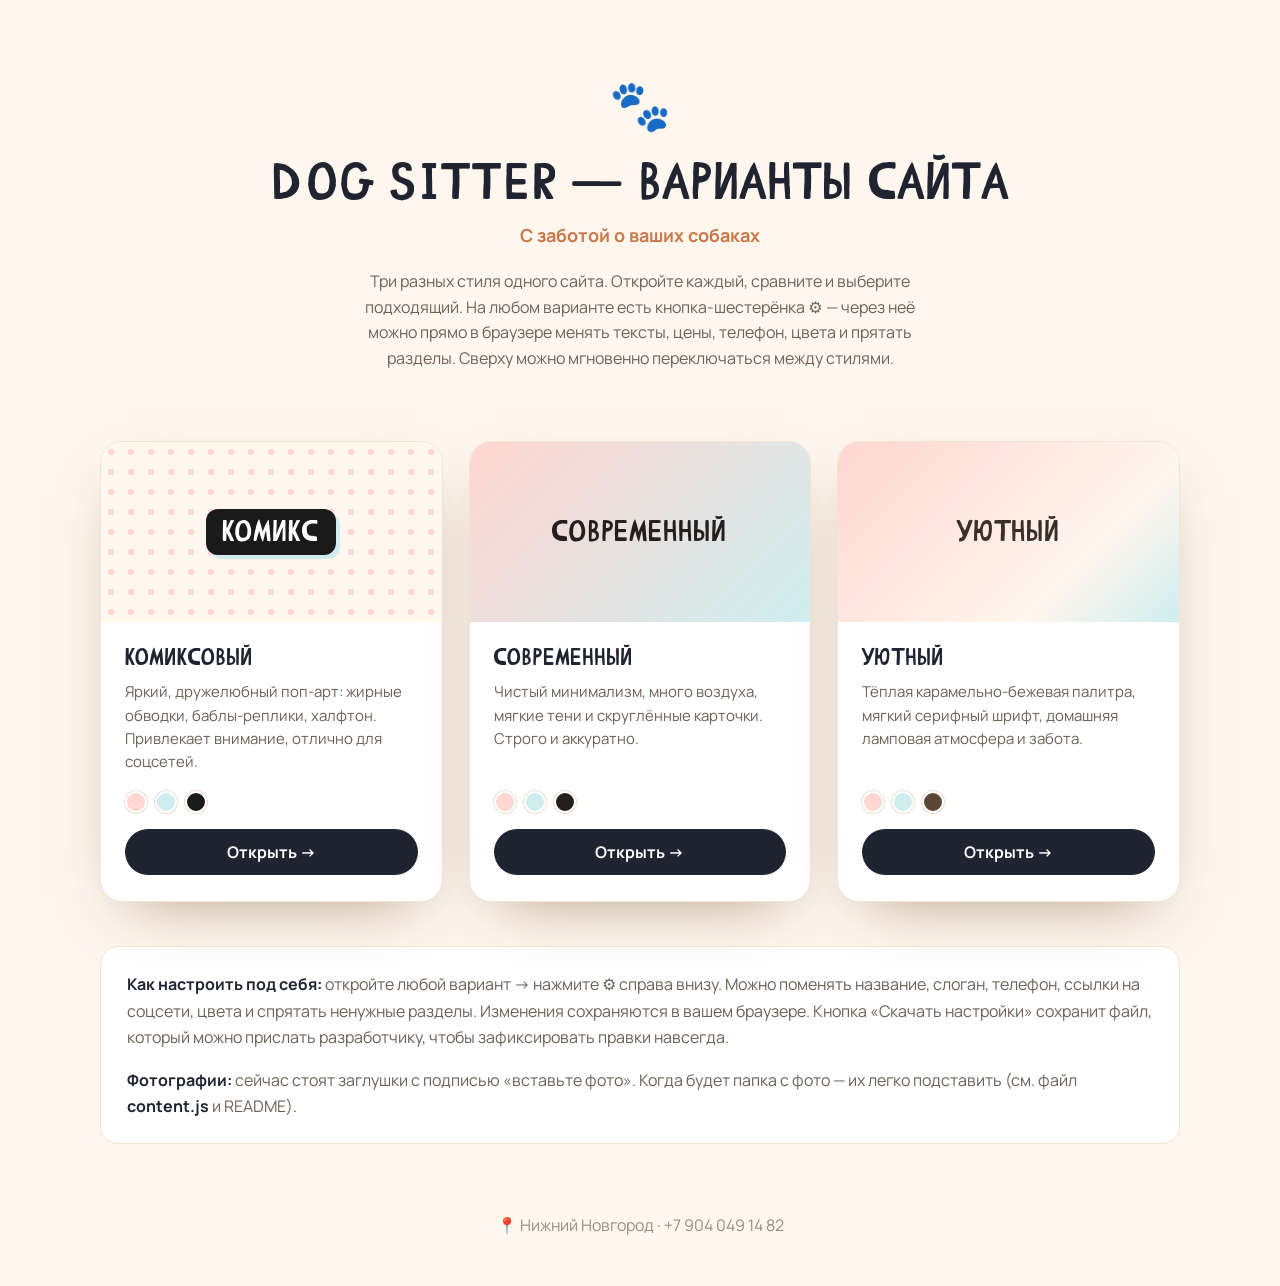
<file: index.html>
<!DOCTYPE html>
<html lang="ru">
<head>
<meta charset="UTF-8">
<meta name="viewport" content="width=device-width, initial-scale=1.0">
<title>Dog Sitter — варианты дизайна сайта</title>
<meta name="description" content="Выберите вариант дизайна сайта для компании по выгулу собак. С заботой о ваших собаках.">
<link rel="preconnect" href="https://fonts.googleapis.com">
<link rel="preconnect" href="https://fonts.gstatic.com" crossorigin>
<link href="https://fonts.googleapis.com/css2?family=Manrope:wght@400;600;700;800&family=Unbounded:wght@600;800&display=swap" rel="stylesheet">
<style>
  @font-face {
    font-family: "Comic CAT";
    src: url("assets/fonts/ComicCAT.woff2") format("woff2"),
         url("assets/fonts/ComicCAT.otf") format("opentype");
    font-weight: 400 800; font-display: swap;
  }
  * { box-sizing: border-box; }
  body { margin: 0; font-family: "Manrope", system-ui, sans-serif; color: #1f2430; background: #FFF6EE; }
  .wrap { width: min(1080px, 92vw); margin: 0 auto; }
  header { text-align: center; padding: 70px 0 30px; }
  .paw { font-size: 50px; }
  h1 { font-family: "Comic CAT", "Unbounded", sans-serif; font-size: clamp(30px, 5.2vw, 52px); margin: 14px 0 10px; letter-spacing: 0; }
  .slogan { color: #c9784a; font-weight: 700; font-size: 18px; margin: 0; }
  .lead { max-width: 60ch; margin: 22px auto 0; color: #6b6258; line-height: 1.6; }
  .grid { display: grid; grid-template-columns: repeat(auto-fit, minmax(290px, 1fr)); gap: 26px; padding: 40px 0 30px; }
  .v-card { background: #fff; border-radius: 22px; overflow: hidden; box-shadow: 0 24px 60px -30px rgba(80,50,20,.5); text-decoration: none; color: inherit; display: flex; flex-direction: column; transition: transform .2s, box-shadow .2s; border: 1px solid #f0e6d8; }
  .v-card:hover { transform: translateY(-6px); box-shadow: 0 34px 70px -28px rgba(80,50,20,.55); }
  .v-preview { height: 180px; position: relative; display: grid; place-items: center; color: #fff; font-family: "Comic CAT", "Unbounded", sans-serif; font-size: 30px; text-align: center; padding: 16px; }
  .v-comic { background: #FFF6EE; color: #1a1a1a; background-image: radial-gradient(#FFD6D1 3px, transparent 3px); background-size: 20px 20px; }
  .v-comic span { background: #1a1a1a; color:#fff; padding: 6px 16px; border-radius: 12px; box-shadow: 4px 4px 0 #CFEDEF; }
  .v-modern { background: linear-gradient(135deg, #FFD6D1, #CFEDEF); color: #241f1c; }
  .v-cozy { background: linear-gradient(135deg, #FFD6D1, #FFF6EE 70%, #CFEDEF); color: #3a2f28; }
  .v-body { padding: 22px 24px 26px; flex: 1; display: flex; flex-direction: column; }
  .v-body h2 { margin: 0 0 8px; font-size: 24px; font-family: "Comic CAT", "Unbounded", sans-serif; font-weight: 400; }
  .v-body p { margin: 0 0 18px; color: #6b6258; line-height: 1.55; font-size: 15px; flex: 1; }
  .swatches { display: flex; gap: 8px; margin-bottom: 16px; }
  .swatches i { width: 22px; height: 22px; border-radius: 50%; border: 2px solid #fff; box-shadow: 0 0 0 1px #eadfd0; }
  .open { display: inline-block; background: #1f2430; color: #fff; font-weight: 700; padding: 12px 22px; border-radius: 999px; text-align: center; }
  .note { background: #fff; border: 1px solid #f0e6d8; border-radius: 18px; padding: 24px 26px; margin: 14px 0 70px; color: #6b6258; line-height: 1.65; }
  .note b { color: #1f2430; }
  footer { text-align: center; padding: 0 0 50px; color: #9a8d7e; }
</style>
</head>
<body>
  <div class="wrap">
    <header>
      <div class="paw">🐾</div>
      <h1>Dog Sitter — варианты сайта</h1>
      <p class="slogan">С заботой о ваших собаках</p>
      <p class="lead">Три разных стиля одного сайта. Откройте каждый, сравните и выберите подходящий.
      На любом варианте есть кнопка-шестерёнка ⚙ — через неё можно прямо в браузере менять тексты,
      цены, телефон, цвета и прятать разделы. Сверху можно мгновенно переключаться между стилями.</p>
    </header>

    <div class="grid">
      <a class="v-card" href="variants/comic/">
        <div class="v-preview v-comic"><span>КОМИКС</span></div>
        <div class="v-body">
          <h2>Комиксовый</h2>
          <p>Яркий, дружелюбный поп-арт: жирные обводки, баблы-реплики, халфтон. Привлекает внимание, отлично для соцсетей.</p>
          <div class="swatches"><i style="background:#FFD6D1"></i><i style="background:#CFEDEF"></i><i style="background:#1a1a1a"></i></div>
          <span class="open">Открыть →</span>
        </div>
      </a>

      <a class="v-card" href="variants/modern/">
        <div class="v-preview v-modern">Современный</div>
        <div class="v-body">
          <h2>Современный</h2>
          <p>Чистый минимализм, много воздуха, мягкие тени и скруглённые карточки. Строго и аккуратно.</p>
          <div class="swatches"><i style="background:#FFD6D1"></i><i style="background:#CFEDEF"></i><i style="background:#241f1c"></i></div>
          <span class="open">Открыть →</span>
        </div>
      </a>

      <a class="v-card" href="variants/cozy/">
        <div class="v-preview v-cozy">Уютный</div>
        <div class="v-body">
          <h2>Уютный</h2>
          <p>Тёплая карамельно-бежевая палитра, мягкий серифный шрифт, домашняя ламповая атмосфера и забота.</p>
          <div class="swatches"><i style="background:#FFD6D1"></i><i style="background:#CFEDEF"></i><i style="background:#5b4636"></i></div>
          <span class="open">Открыть →</span>
        </div>
      </a>
    </div>

    <div class="note">
      <p style="margin-top:0"><b>Как настроить под себя:</b> откройте любой вариант → нажмите ⚙ справа внизу.
      Можно поменять название, слоган, телефон, ссылки на соцсети, цвета и спрятать ненужные разделы.
      Изменения сохраняются в вашем браузере. Кнопка «Скачать настройки» сохранит файл, который можно
      прислать разработчику, чтобы зафиксировать правки навсегда.</p>
      <p style="margin-bottom:0"><b>Фотографии:</b> сейчас стоят заглушки с подписью «вставьте фото».
      Когда будет папка с фото — их легко подставить (см. файл <b>content.js</b> и README).</p>
    </div>

    <footer>📍 Нижний Новгород · +7 904 049 14 82</footer>
  </div>
</body>
</html>
</file>
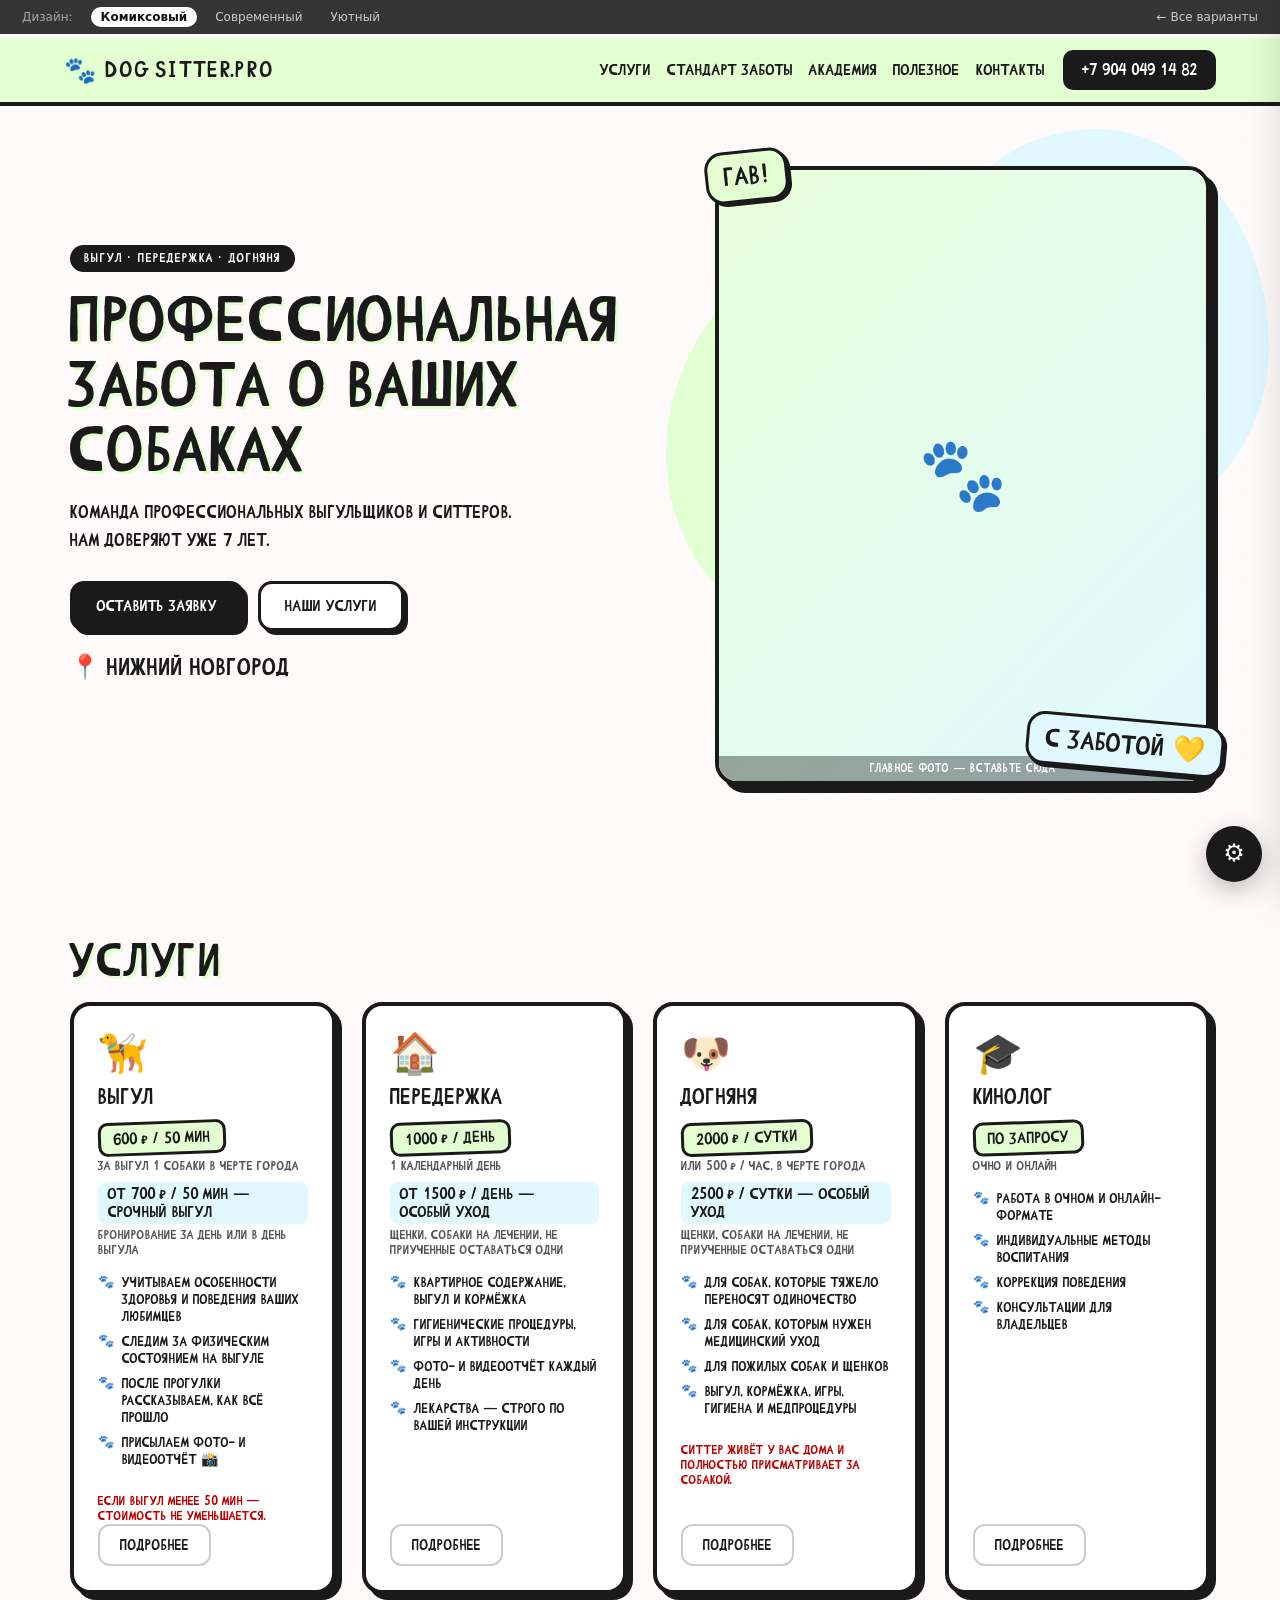
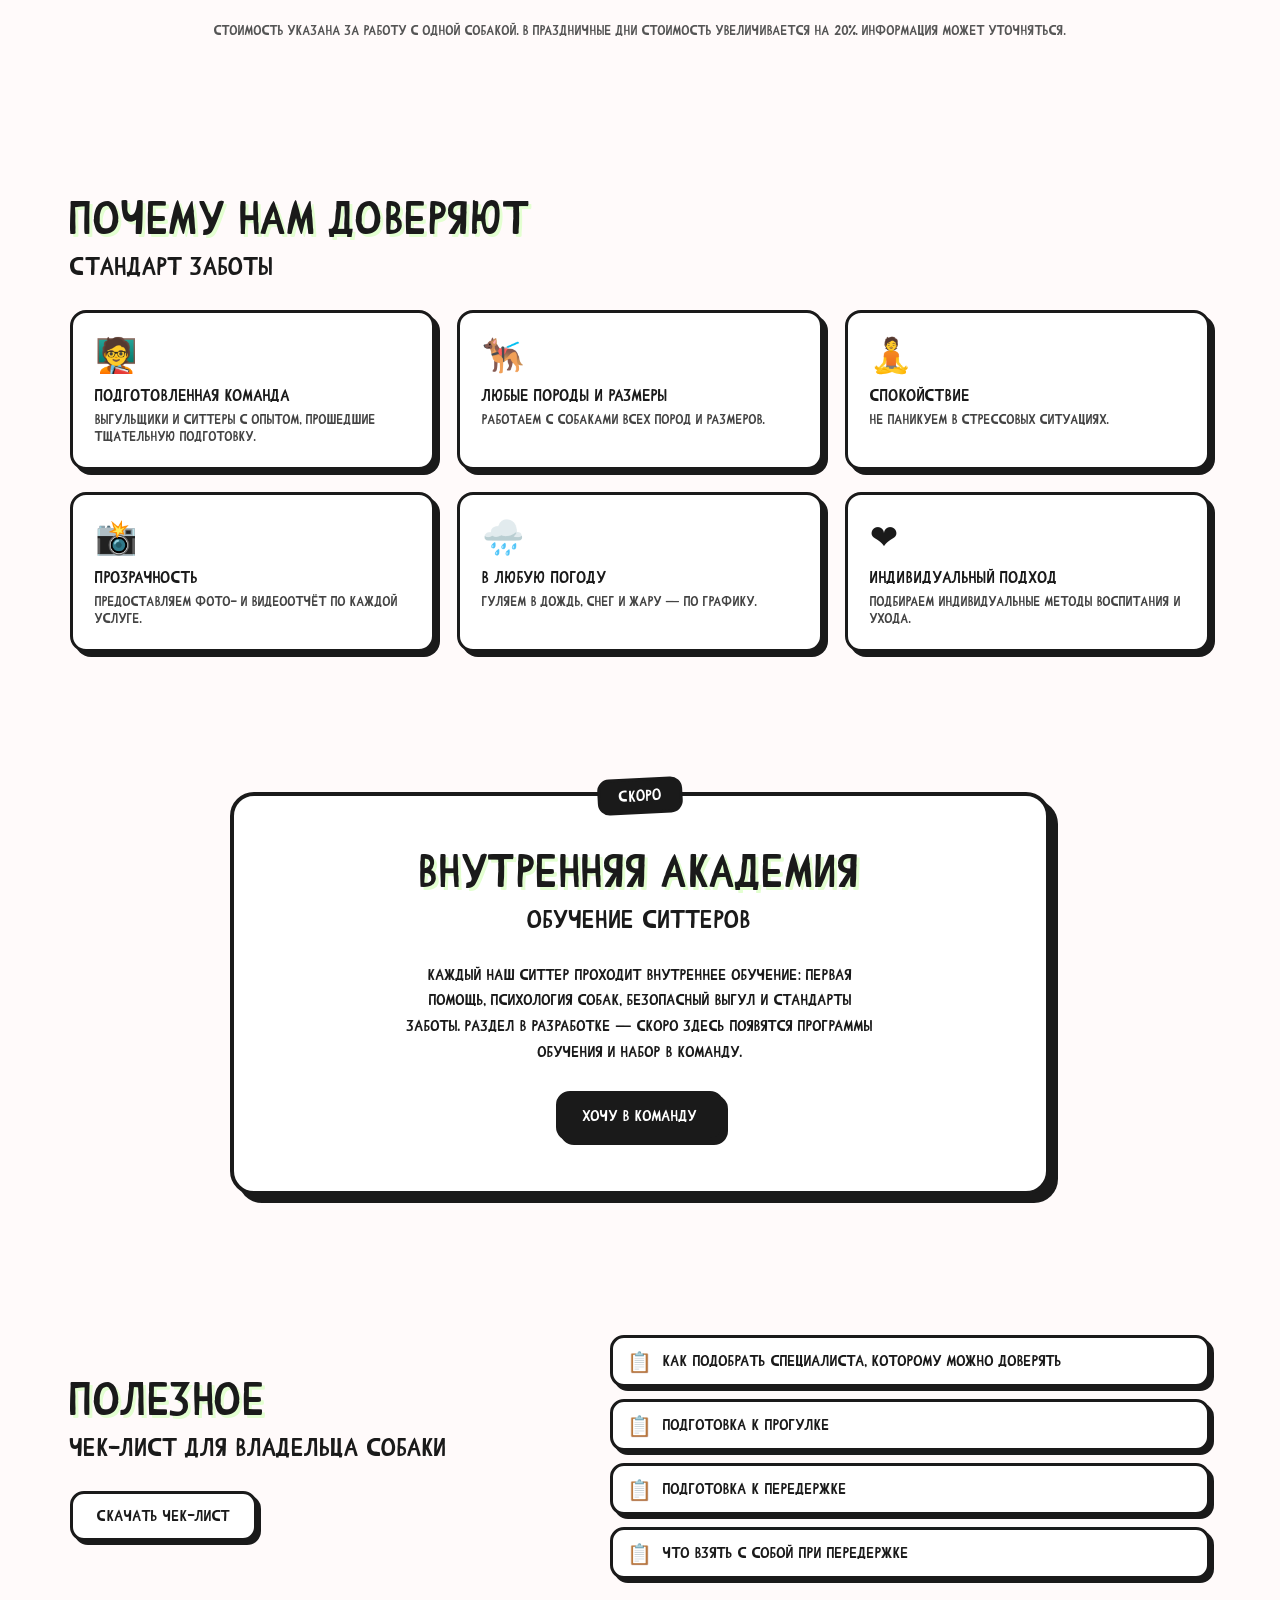
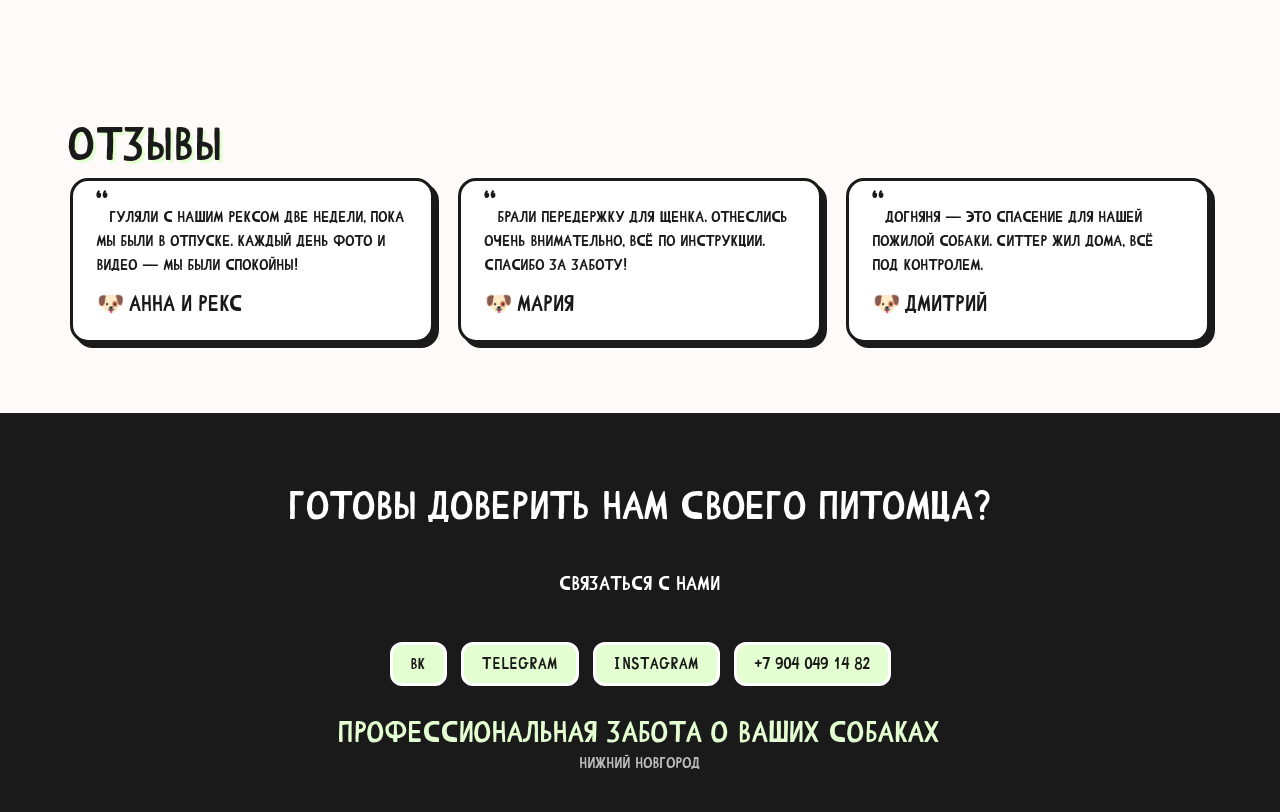
<file: variants/comic/index.html>
<!DOCTYPE html>
<html lang="ru">
<head>
<meta charset="UTF-8">
<meta name="viewport" content="width=device-width, initial-scale=1.0">
<title>Dog Sitter — Комиксовый вариант</title>
<meta name="description" content="Выгул, передержка и догняня. С заботой о ваших собаках. Нижний Новгород.">
<link rel="preconnect" href="https://fonts.googleapis.com">
<link rel="preconnect" href="https://fonts.gstatic.com" crossorigin>
<!-- Шрифты: Russo One + Caveat (с поддержкой кириллицы). Один из шрифтов
     бренда — Comic CAT; чтобы подключить его, добавьте файл шрифта и
     замените семейство в style.css. -->
<link href="https://fonts.googleapis.com/css2?family=Russo+One&family=Caveat:wght@500;700&family=Rubik:wght@400;500;700&display=swap" rel="stylesheet">
<link rel="stylesheet" href="../../assets/css/base.css">
<link rel="stylesheet" href="style.css">
</head>
<body>
<div id="site">

  <!-- ШАПКА -->
  <header class="nav">
    <a class="brand" href="#top">
      <span class="brand-paw">🐾</span>
      <span class="brand-name" data-text="brand.name">Dog Sitter</span>
    </a>
    <nav class="nav-links">
      <a href="#services">Услуги</a>
      <a href="#care">Стандарт заботы</a>
      <a href="#academy">Академия</a>
      <a href="#useful">Полезное</a>
      <a href="#contacts">Контакты</a>
    </nav>
    <a class="nav-phone" data-text="brand.phone" data-tel="brand.phone" href="#">Телефон</a>
  </header>

  <!-- ГЛАВНЫЙ ЭКРАН -->
  <section class="hero" id="top">
    <div class="halftone"></div>
    <div class="hero-grid container">
      <div class="hero-text">
        <div class="badge">ВЫГУЛ · ПЕРЕДЕРЖКА · ДОГНЯНЯ</div>
        <h1 class="hero-title" data-text="hero.title">С заботой о ваших собаках</h1>
        <p class="hero-sub" data-text="hero.subtitle"></p>
        <div class="hero-btns">
          <a class="btn btn-pop" data-href="links.form" data-text="hero.primaryButton" href="#">Оставить заявку</a>
          <a class="btn btn-outline" href="#services" data-text="hero.secondaryButton">Наши услуги</a>
        </div>
        <p class="hero-city">📍 <span data-text="brand.city">Нижний Новгород</span></p>
      </div>
      <div class="hero-photo">
        <div class="bubble bubble-1">Гав!</div>
        <div class="photo-frame" data-photo="hero.img" data-label="Главное фото — вставьте сюда"></div>
        <div class="bubble bubble-2">С заботой 💛</div>
      </div>
    </div>
  </section>

  <!-- УСЛУГИ -->
  <section class="section services" id="services" data-section="services">
    <div class="container">
      <h2 class="sec-title" data-text="servicesTitle">Услуги</h2>
      <div class="cards" data-repeat="services">
        <template>
          <article class="card">
            <div class="card-icon" data-text="icon">🦮</div>
            <h3 class="card-name" data-text="name">Услуга</h3>
            <div class="price-tag" data-text="price">Цена</div>
            <div class="price-note" data-text="priceNote"></div>
            <div class="price-extra" data-text="extraPrice"></div>
            <div class="price-note" data-text="extraNote"></div>
            <ul class="card-points" data-repeat="points">
              <template><li data-text=".">пункт</li></template>
            </ul>
            <div class="card-warn" data-text="note"></div>
            <button class="btn-more js-more" type="button">Подробнее</button>
          </article>
        </template>
      </div>
      <p class="services-note" data-text="servicesNote"></p>
    </div>
  </section>

  <!-- СТАНДАРТ ЗАБОТЫ -->
  <section class="section care" id="care" data-section="care">
    <div class="container">
      <h2 class="sec-title" data-text="careSubtitle">Почему нам доверяют</h2>
      <p class="sec-lead" data-text="careTitle">Стандарт заботы</p>
      <div class="care-grid" data-repeat="care">
        <template>
          <div class="care-item">
            <div class="care-icon" data-text="icon">❤️</div>
            <h4 data-text="title">Заголовок</h4>
            <p data-text="text">Текст</p>
          </div>
        </template>
      </div>
    </div>
  </section>

  <!-- АКАДЕМИЯ -->
  <section class="section academy" id="academy" data-section="academy">
    <div class="container academy-box">
      <div class="academy-badge" data-text="academy.badge">Скоро</div>
      <h2 class="sec-title" data-text="academy.title">Внутренняя академия</h2>
      <p class="sec-lead" data-text="academy.subtitle">Обучение ситтеров</p>
      <p class="academy-text" data-text="academy.text"></p>
      <a class="btn btn-pop" data-href="links.form" data-text="academy.button" href="#">Хочу в команду</a>
    </div>
  </section>

  <!-- ПОЛЕЗНОЕ / ЧЕК-ЛИСТ -->
  <section class="section useful" id="useful" data-section="useful">
    <div class="container useful-grid">
      <div>
        <h2 class="sec-title" data-text="useful.title">Полезное</h2>
        <p class="sec-lead" data-text="useful.subtitle">Чек-лист для владельца</p>
        <a class="btn btn-outline" data-href="links.form" data-text="useful.button" href="#">Скачать чек-лист</a>
      </div>
      <ul class="check-list" data-repeat="useful.items">
        <template><li data-text=".">пункт</li></template>
      </ul>
    </div>
  </section>

  <!-- ОТЗЫВЫ -->
  <section class="section reviews" id="reviews" data-section="reviews">
    <div class="container">
      <h2 class="sec-title" data-text="reviewsTitle">Отзывы</h2>
      <div class="reviews-grid" data-repeat="reviews">
        <template>
          <figure class="review">
            <blockquote data-text="text">Отзыв</blockquote>
            <figcaption><span class="review-paw">🐶</span> <span data-text="name">Имя</span></figcaption>
          </figure>
        </template>
      </div>
    </div>
  </section>

  <!-- КОНТАКТЫ / ПОДВАЛ -->
  <footer class="footer" id="contacts">
    <div class="container">
      <h2 class="footer-cta" data-text="footer.cta">Готовы доверить нам питомца?</h2>
      <a class="btn btn-pop btn-big" data-href="links.form" data-text="footer.button" href="#">Связаться</a>
      <div class="socials">
        <a data-href="links.vk" href="#" aria-label="ВКонтакте">ВК</a>
        <a data-href="links.telegram" href="#" aria-label="Telegram">Telegram</a>
        <a data-href="links.instagram" href="#" aria-label="Instagram">Instagram</a>
        <a data-text="brand.phone" data-tel="brand.phone" href="#">Телефон</a>
      </div>
      <p class="footer-slogan" data-text="brand.slogan">С заботой о ваших собаках</p>
      <p class="footer-city" data-text="brand.city">Нижний Новгород</p>
    </div>
  </footer>

</div>

<script src="../../assets/js/content.js"></script>
<script src="../../assets/js/bind.js"></script>
<script src="../../assets/js/customizer.js"></script>
<script src="../../assets/js/modal.js"></script>
<script>
  window.renderSite = function (content) {
    DSBind.render(content, document.getElementById("site"));
  };
  Customizer.init("comic");
</script>
</body>
</html>
</file>
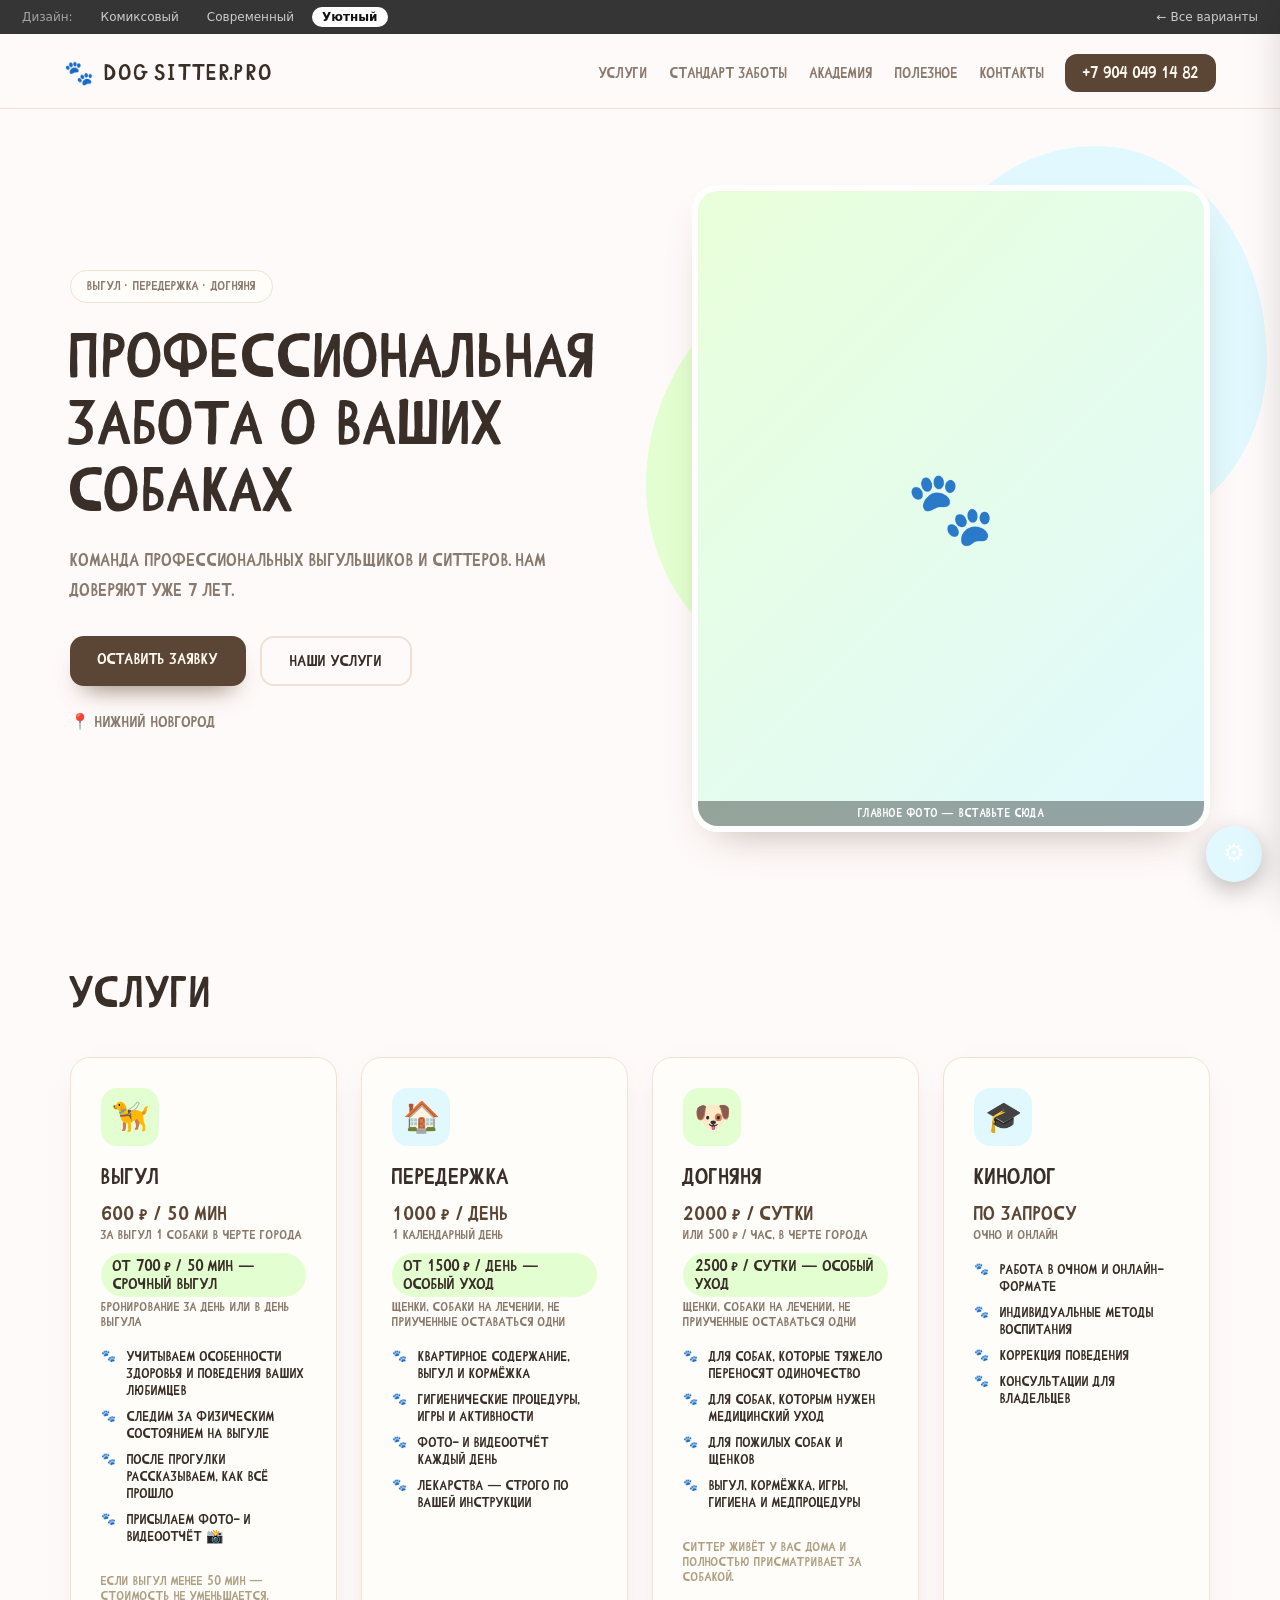
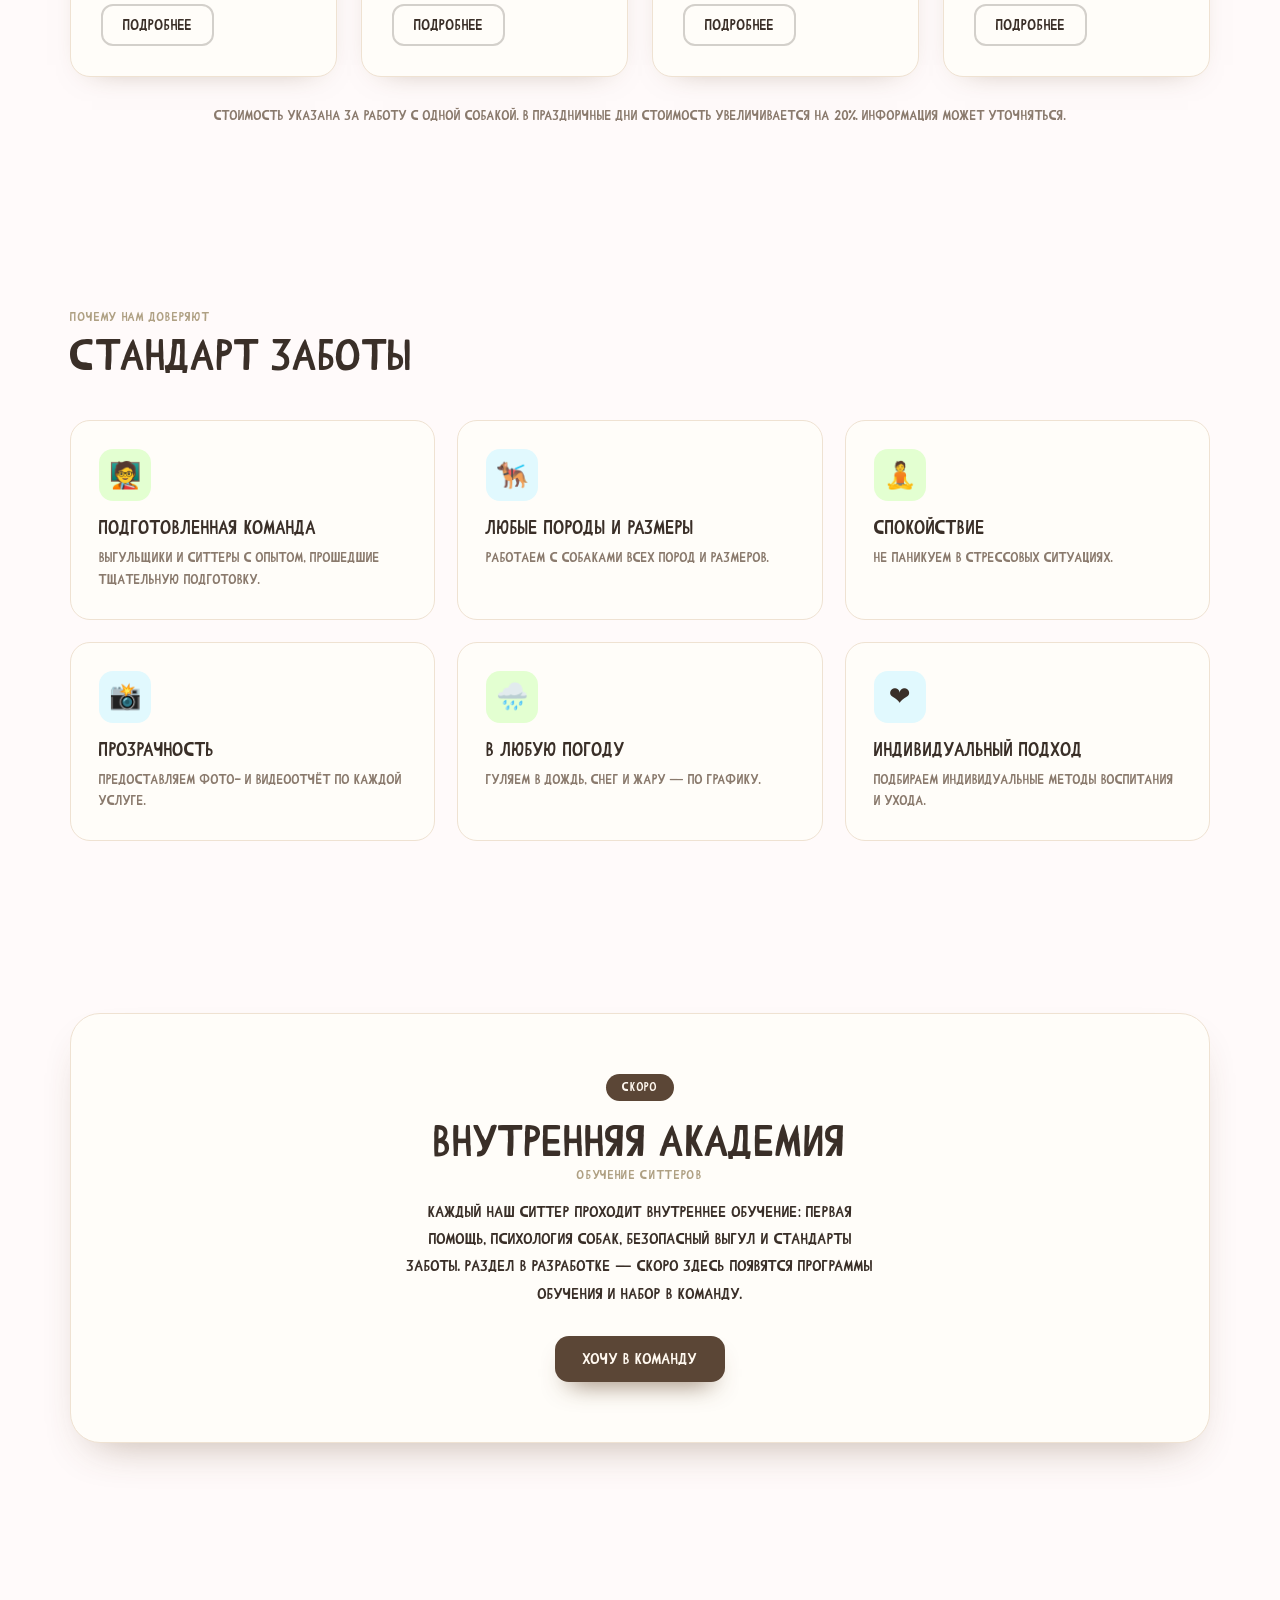
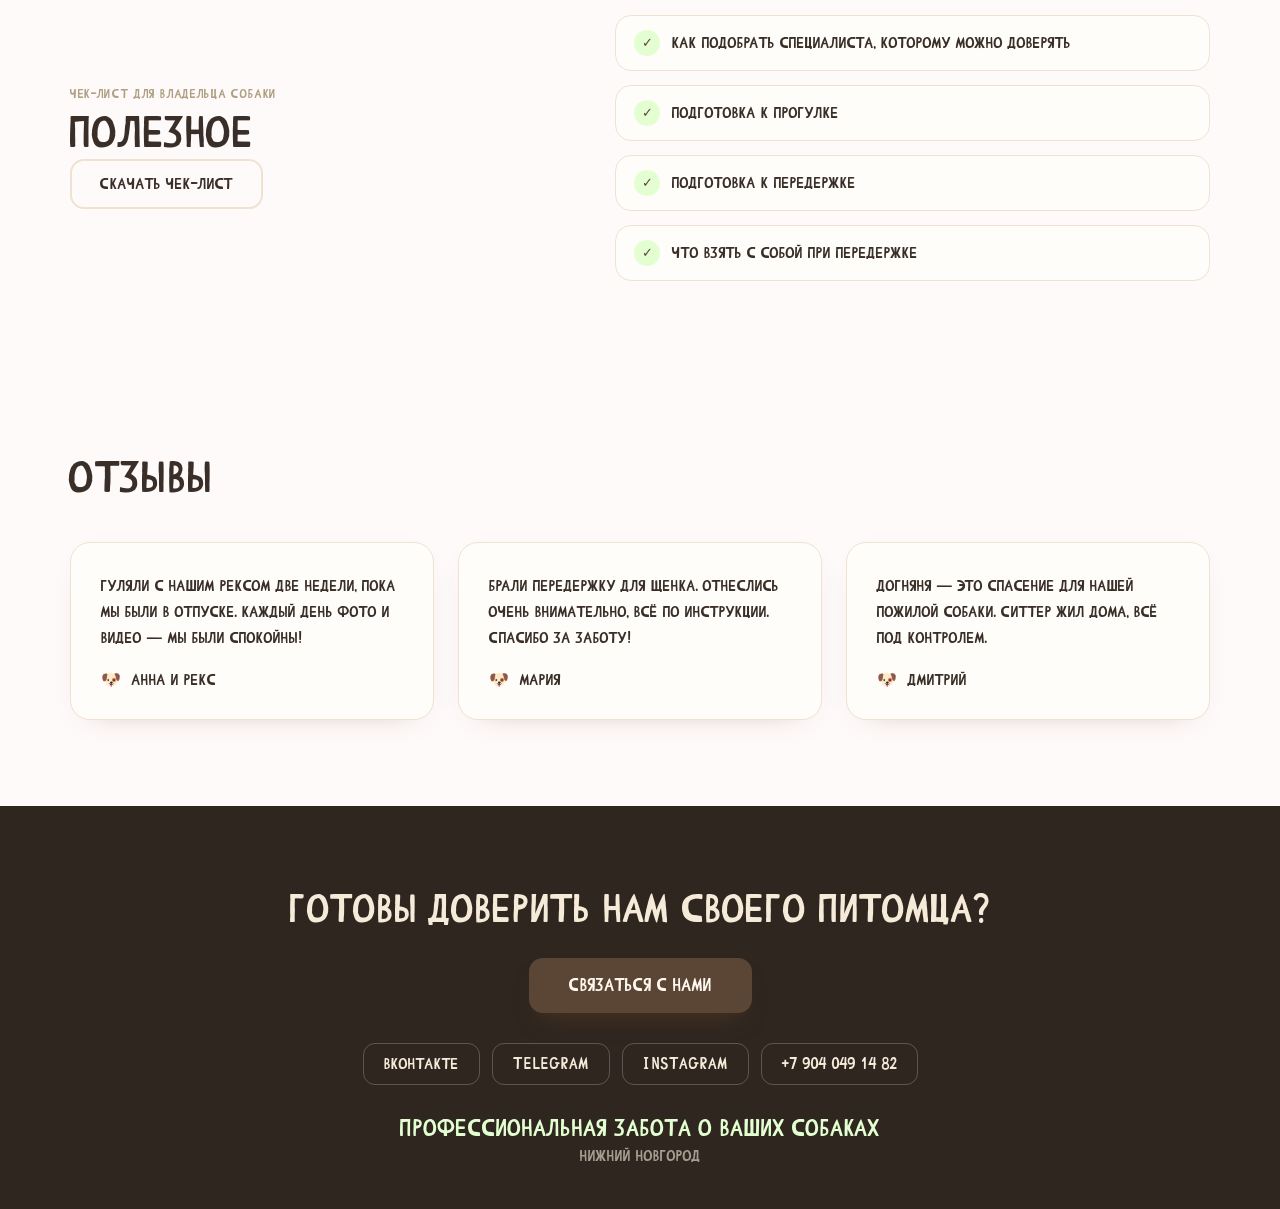
<file: variants/cozy/index.html>
<!DOCTYPE html>
<html lang="ru">
<head>
<meta charset="UTF-8">
<meta name="viewport" content="width=device-width, initial-scale=1.0">
<title>Dog Sitter — Уютный вариант</title>
<meta name="description" content="Выгул, передержка и догняня. С заботой о ваших собаках. Нижний Новгород.">
<link rel="preconnect" href="https://fonts.googleapis.com">
<link rel="preconnect" href="https://fonts.gstatic.com" crossorigin>
<link href="https://fonts.googleapis.com/css2?family=Nunito:wght@400;600;700;800&family=Rubik:wght@400;500;700&family=Spectral:wght@500;700&display=swap" rel="stylesheet">
<link rel="stylesheet" href="../../assets/css/base.css">
<link rel="stylesheet" href="style.css">
</head>
<body class="cozy">
<div id="site">

  <header class="nav">
    <a class="brand" href="#top">
      <span class="brand-paw">🐾</span>
      <span class="brand-name" data-text="brand.name">Dog Sitter</span>
    </a>
    <nav class="nav-links">
      <a href="#services">Услуги</a>
      <a href="#care">Стандарт заботы</a>
      <a href="#academy">Академия</a>
      <a href="#useful">Полезное</a>
      <a href="#contacts">Контакты</a>
    </nav>
    <a class="nav-phone" data-text="brand.phone" data-tel="brand.phone" href="#">Телефон</a>
  </header>

  <section class="hero" id="top">
    <div class="hero-grid container">
      <div class="hero-text">
        <div class="badge">Выгул · Передержка · Догняня</div>
        <h1 class="hero-title" data-text="hero.title">С заботой о ваших собаках</h1>
        <p class="hero-sub" data-text="hero.subtitle"></p>
        <div class="hero-btns">
          <a class="btn btn-primary" data-href="links.form" data-text="hero.primaryButton" href="#">Оставить заявку</a>
          <a class="btn btn-ghost" href="#services" data-text="hero.secondaryButton">Наши услуги</a>
        </div>
        <p class="hero-city">📍 <span data-text="brand.city">Нижний Новгород</span></p>
      </div>
      <div class="hero-photo">
        <div class="photo-frame" data-photo="hero.img" data-label="Главное фото — вставьте сюда"></div>
      </div>
    </div>
  </section>

  <section class="section services" id="services" data-section="services">
    <div class="container">
      <div class="sec-head">
        <h2 class="sec-title" data-text="servicesTitle">Услуги</h2>
      </div>
      <div class="cards" data-repeat="services">
        <template>
          <article class="card">
            <div class="card-icon" data-text="icon">🦮</div>
            <h3 class="card-name" data-text="name">Услуга</h3>
            <div class="price-tag" data-text="price">Цена</div>
            <div class="price-note" data-text="priceNote"></div>
            <div class="price-extra" data-text="extraPrice"></div>
            <div class="price-note" data-text="extraNote"></div>
            <ul class="card-points" data-repeat="points">
              <template><li data-text=".">пункт</li></template>
            </ul>
            <div class="card-warn" data-text="note"></div>
            <button class="btn-more js-more" type="button">Подробнее</button>
          </article>
        </template>
      </div>
      <p class="services-note" data-text="servicesNote"></p>
    </div>
  </section>

  <section class="section care" id="care" data-section="care">
    <div class="container">
      <div class="sec-head">
        <p class="sec-kicker" data-text="careSubtitle">Почему нам доверяют</p>
        <h2 class="sec-title" data-text="careTitle">Стандарт заботы</h2>
      </div>
      <div class="care-grid" data-repeat="care">
        <template>
          <div class="care-item">
            <div class="care-icon" data-text="icon">❤️</div>
            <h4 data-text="title">Заголовок</h4>
            <p data-text="text">Текст</p>
          </div>
        </template>
      </div>
    </div>
  </section>

  <section class="section academy" id="academy" data-section="academy">
    <div class="container academy-box">
      <div class="academy-badge" data-text="academy.badge">Скоро</div>
      <h2 class="sec-title" data-text="academy.title">Внутренняя академия</h2>
      <p class="sec-kicker" data-text="academy.subtitle">Обучение ситтеров</p>
      <p class="academy-text" data-text="academy.text"></p>
      <a class="btn btn-primary" data-href="links.form" data-text="academy.button" href="#">Хочу в команду</a>
    </div>
  </section>

  <section class="section useful" id="useful" data-section="useful">
    <div class="container useful-grid">
      <div>
        <p class="sec-kicker" data-text="useful.subtitle">Чек-лист для владельца</p>
        <h2 class="sec-title" data-text="useful.title">Полезное</h2>
        <a class="btn btn-ghost" data-href="links.form" data-text="useful.button" href="#">Скачать чек-лист</a>
      </div>
      <ul class="check-list" data-repeat="useful.items">
        <template><li data-text=".">пункт</li></template>
      </ul>
    </div>
  </section>

  <section class="section reviews" id="reviews" data-section="reviews">
    <div class="container">
      <div class="sec-head">
        <h2 class="sec-title" data-text="reviewsTitle">Отзывы</h2>
      </div>
      <div class="reviews-grid" data-repeat="reviews">
        <template>
          <figure class="review">
            <blockquote data-text="text">Отзыв</blockquote>
            <figcaption><span class="review-paw">🐶</span> <span data-text="name">Имя</span></figcaption>
          </figure>
        </template>
      </div>
    </div>
  </section>

  <footer class="footer" id="contacts">
    <div class="container">
      <h2 class="footer-cta" data-text="footer.cta">Готовы доверить нам питомца?</h2>
      <a class="btn btn-primary btn-big" data-href="links.form" data-text="footer.button" href="#">Связаться</a>
      <div class="socials">
        <a data-href="links.vk" href="#">ВКонтакте</a>
        <a data-href="links.telegram" href="#">Telegram</a>
        <a data-href="links.instagram" href="#">Instagram</a>
        <a data-text="brand.phone" data-tel="brand.phone" href="#">Телефон</a>
      </div>
      <p class="footer-slogan" data-text="brand.slogan">С заботой о ваших собаках</p>
      <p class="footer-city" data-text="brand.city">Нижний Новгород</p>
    </div>
  </footer>

</div>

<script src="../../assets/js/content.js"></script>
<script src="../../assets/js/bind.js"></script>
<script src="../../assets/js/customizer.js"></script>
<script src="../../assets/js/modal.js"></script>
<script>
  window.renderSite = function (content) {
    DSBind.render(content, document.getElementById("site"));
  };
  Customizer.init("cozy");
</script>
</body>
</html>
</file>
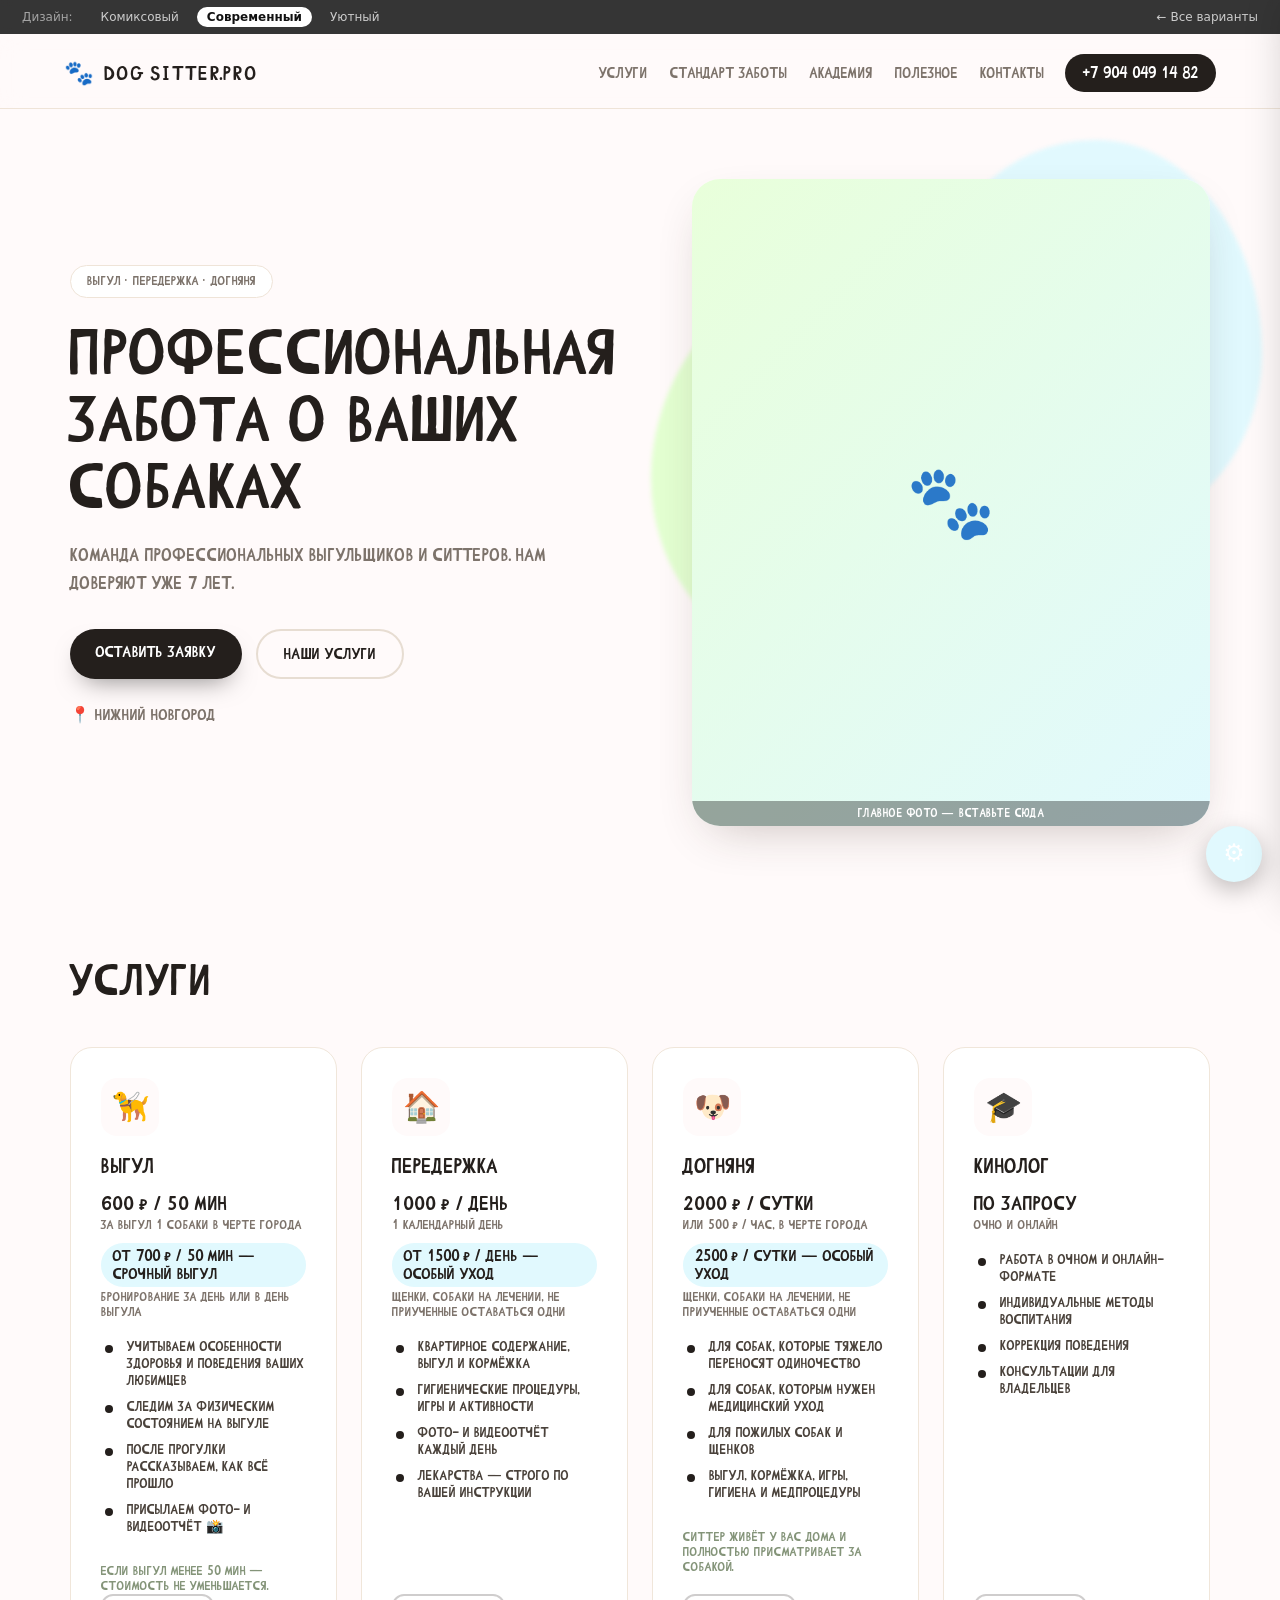
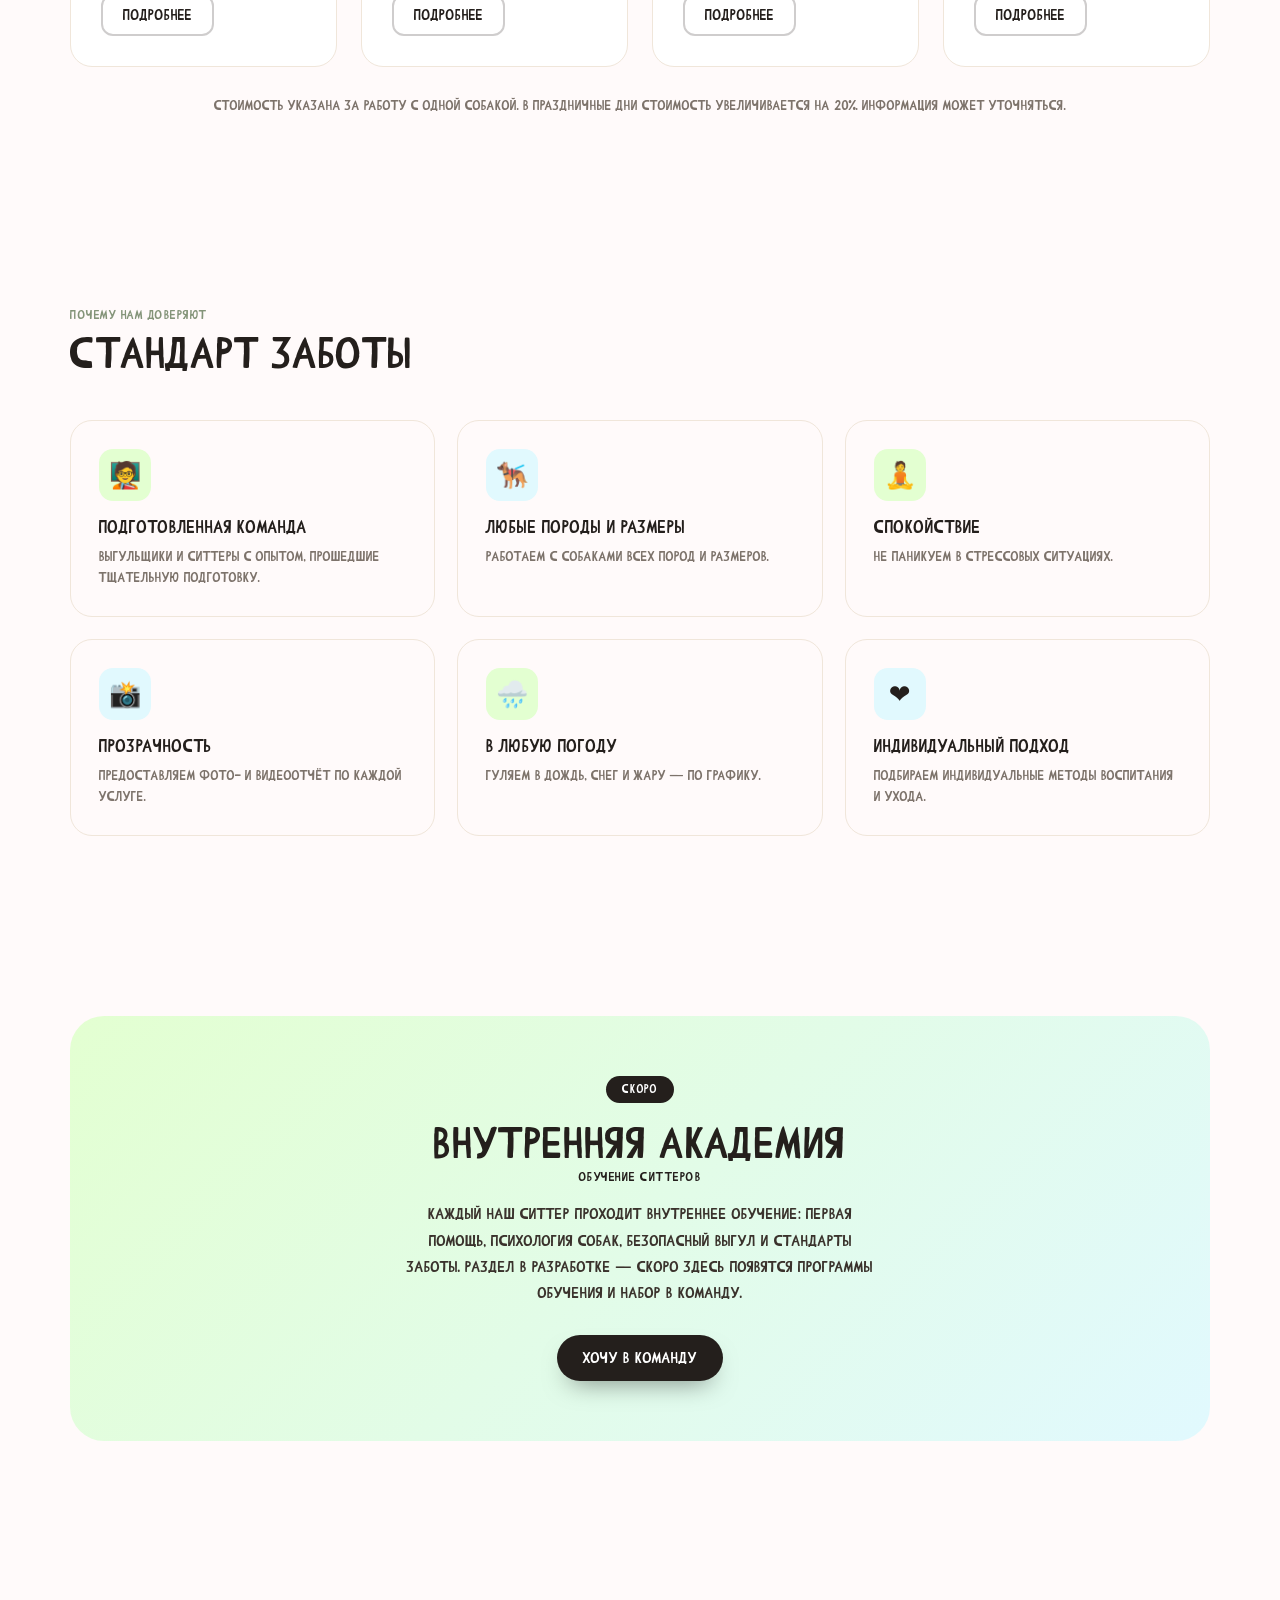
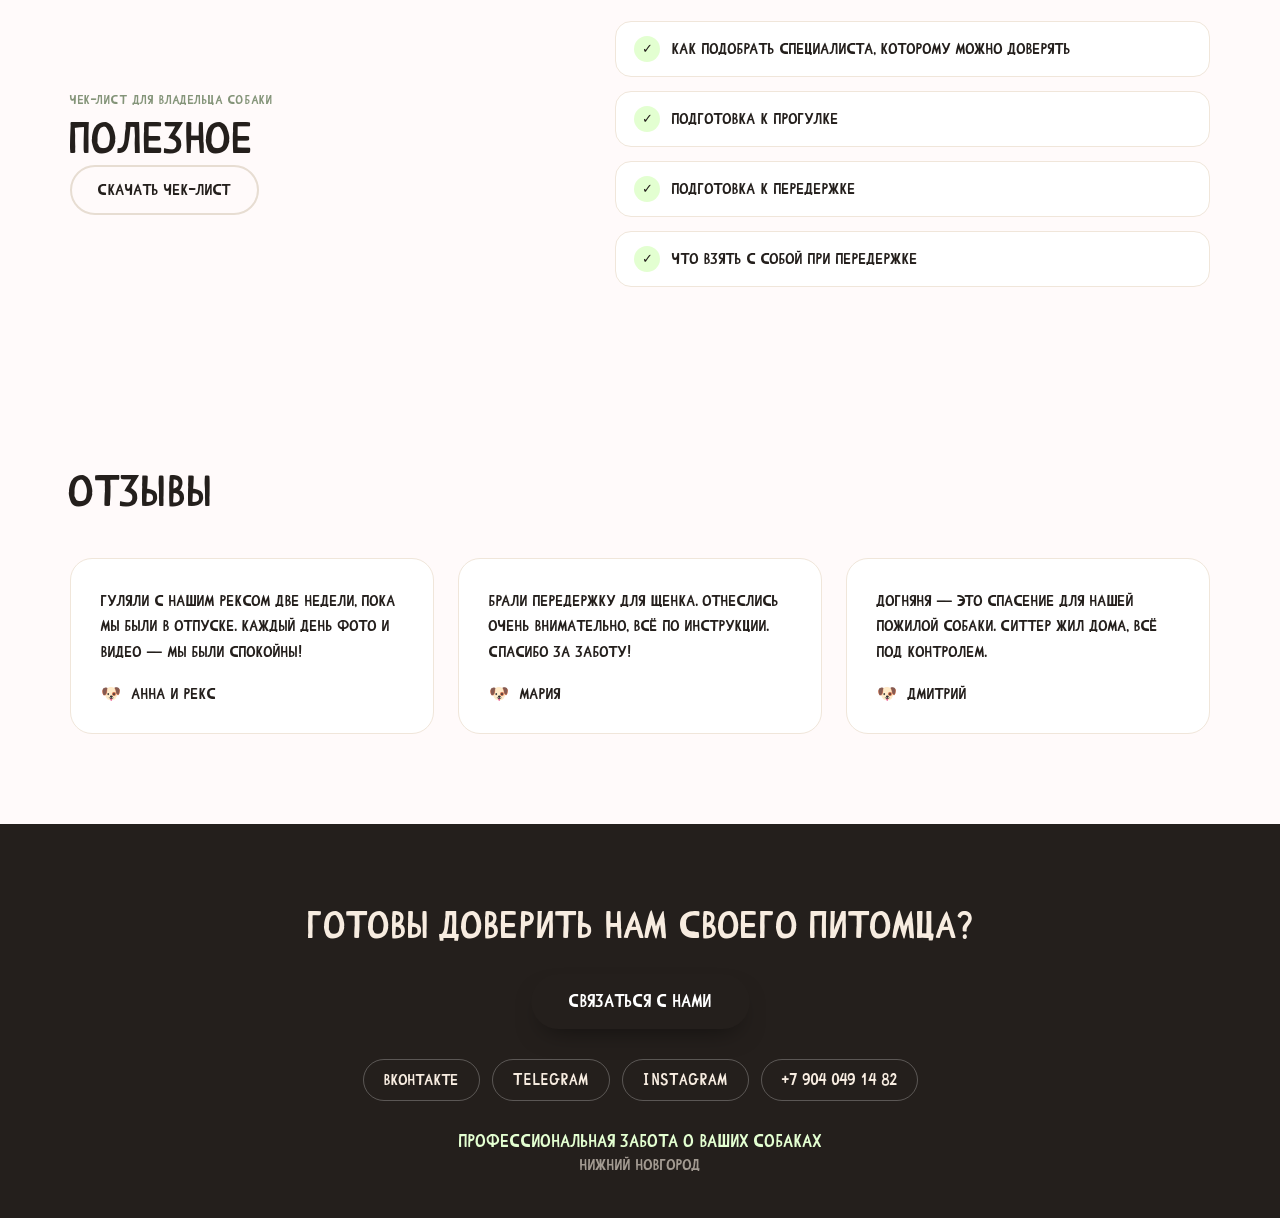
<file: variants/modern/index.html>
<!DOCTYPE html>
<html lang="ru">
<head>
<meta charset="UTF-8">
<meta name="viewport" content="width=device-width, initial-scale=1.0">
<title>Dog Sitter — Современный вариант</title>
<meta name="description" content="Выгул, передержка и догняня. С заботой о ваших собаках. Нижний Новгород.">
<link rel="preconnect" href="https://fonts.googleapis.com">
<link rel="preconnect" href="https://fonts.gstatic.com" crossorigin>
<link href="https://fonts.googleapis.com/css2?family=Manrope:wght@400;500;600;700;800&family=Rubik:wght@400;500;700&family=Unbounded:wght@500;700&display=swap" rel="stylesheet">
<link rel="stylesheet" href="../../assets/css/base.css">
<link rel="stylesheet" href="style.css">
</head>
<body class="modern">
<div id="site">

  <header class="nav">
    <a class="brand" href="#top">
      <span class="brand-paw">🐾</span>
      <span class="brand-name" data-text="brand.name">Dog Sitter</span>
    </a>
    <nav class="nav-links">
      <a href="#services">Услуги</a>
      <a href="#care">Стандарт заботы</a>
      <a href="#academy">Академия</a>
      <a href="#useful">Полезное</a>
      <a href="#contacts">Контакты</a>
    </nav>
    <a class="nav-phone" data-text="brand.phone" data-tel="brand.phone" href="#">Телефон</a>
  </header>

  <section class="hero" id="top">
    <div class="hero-grid container">
      <div class="hero-text">
        <div class="badge">Выгул · Передержка · Догняня</div>
        <h1 class="hero-title" data-text="hero.title">С заботой о ваших собаках</h1>
        <p class="hero-sub" data-text="hero.subtitle"></p>
        <div class="hero-btns">
          <a class="btn btn-primary" data-href="links.form" data-text="hero.primaryButton" href="#">Оставить заявку</a>
          <a class="btn btn-ghost" href="#services" data-text="hero.secondaryButton">Наши услуги</a>
        </div>
        <p class="hero-city">📍 <span data-text="brand.city">Нижний Новгород</span></p>
      </div>
      <div class="hero-photo">
        <div class="photo-frame" data-photo="hero.img" data-label="Главное фото — вставьте сюда"></div>
      </div>
    </div>
  </section>

  <section class="section services" id="services" data-section="services">
    <div class="container">
      <div class="sec-head">
        <h2 class="sec-title" data-text="servicesTitle">Услуги</h2>
      </div>
      <div class="cards" data-repeat="services">
        <template>
          <article class="card">
            <div class="card-icon" data-text="icon">🦮</div>
            <h3 class="card-name" data-text="name">Услуга</h3>
            <div class="price-tag" data-text="price">Цена</div>
            <div class="price-note" data-text="priceNote"></div>
            <div class="price-extra" data-text="extraPrice"></div>
            <div class="price-note" data-text="extraNote"></div>
            <ul class="card-points" data-repeat="points">
              <template><li data-text=".">пункт</li></template>
            </ul>
            <div class="card-warn" data-text="note"></div>
            <button class="btn-more js-more" type="button">Подробнее</button>
          </article>
        </template>
      </div>
      <p class="services-note" data-text="servicesNote"></p>
    </div>
  </section>

  <section class="section care" id="care" data-section="care">
    <div class="container">
      <div class="sec-head">
        <p class="sec-kicker" data-text="careSubtitle">Почему нам доверяют</p>
        <h2 class="sec-title" data-text="careTitle">Стандарт заботы</h2>
      </div>
      <div class="care-grid" data-repeat="care">
        <template>
          <div class="care-item">
            <div class="care-icon" data-text="icon">❤️</div>
            <h4 data-text="title">Заголовок</h4>
            <p data-text="text">Текст</p>
          </div>
        </template>
      </div>
    </div>
  </section>

  <section class="section academy" id="academy" data-section="academy">
    <div class="container academy-box">
      <div class="academy-badge" data-text="academy.badge">Скоро</div>
      <h2 class="sec-title" data-text="academy.title">Внутренняя академия</h2>
      <p class="sec-kicker" data-text="academy.subtitle">Обучение ситтеров</p>
      <p class="academy-text" data-text="academy.text"></p>
      <a class="btn btn-primary" data-href="links.form" data-text="academy.button" href="#">Хочу в команду</a>
    </div>
  </section>

  <section class="section useful" id="useful" data-section="useful">
    <div class="container useful-grid">
      <div>
        <p class="sec-kicker" data-text="useful.subtitle">Чек-лист для владельца</p>
        <h2 class="sec-title" data-text="useful.title">Полезное</h2>
        <a class="btn btn-ghost" data-href="links.form" data-text="useful.button" href="#">Скачать чек-лист</a>
      </div>
      <ul class="check-list" data-repeat="useful.items">
        <template><li data-text=".">пункт</li></template>
      </ul>
    </div>
  </section>

  <section class="section reviews" id="reviews" data-section="reviews">
    <div class="container">
      <div class="sec-head">
        <h2 class="sec-title" data-text="reviewsTitle">Отзывы</h2>
      </div>
      <div class="reviews-grid" data-repeat="reviews">
        <template>
          <figure class="review">
            <blockquote data-text="text">Отзыв</blockquote>
            <figcaption><span class="review-paw">🐶</span> <span data-text="name">Имя</span></figcaption>
          </figure>
        </template>
      </div>
    </div>
  </section>

  <footer class="footer" id="contacts">
    <div class="container">
      <h2 class="footer-cta" data-text="footer.cta">Готовы доверить нам питомца?</h2>
      <a class="btn btn-primary btn-big" data-href="links.form" data-text="footer.button" href="#">Связаться</a>
      <div class="socials">
        <a data-href="links.vk" href="#">ВКонтакте</a>
        <a data-href="links.telegram" href="#">Telegram</a>
        <a data-href="links.instagram" href="#">Instagram</a>
        <a data-text="brand.phone" data-tel="brand.phone" href="#">Телефон</a>
      </div>
      <p class="footer-slogan" data-text="brand.slogan">С заботой о ваших собаках</p>
      <p class="footer-city" data-text="brand.city">Нижний Новгород</p>
    </div>
  </footer>

</div>

<script src="../../assets/js/content.js"></script>
<script src="../../assets/js/bind.js"></script>
<script src="../../assets/js/customizer.js"></script>
<script src="../../assets/js/modal.js"></script>
<script>
  window.renderSite = function (content) {
    DSBind.render(content, document.getElementById("site"));
  };
  Customizer.init("modern");
</script>
</body>
</html>
</file>
<file: assets/css/base.css>
/* =====================================================================
   БАЗОВЫЕ СТИЛИ — общие для всех вариантов дизайна
   (сброс, панель настроек ⚙, слоты под фото, утилиты)
   ===================================================================== */

/* Фирменный шрифт Comic CAT (кириллица + латиница), доступен во всех вариантах */
@font-face {
  font-family: "Comic CAT";
  src: url("../fonts/ComicCAT.woff2") format("woff2"),
       url("../fonts/ComicCAT.otf") format("opentype");
  font-weight: 400 800;
  font-display: swap;
}

*, *::before, *::after { box-sizing: border-box; }
html { scroll-behavior: smooth; }
body {
  margin: 0;
  min-height: 100vh;
  color: var(--c-text, #2b2b2b);
  background: var(--c-bg, #fff);
  -webkit-font-smoothing: antialiased;
  text-rendering: optimizeLegibility;
}
img { max-width: 100%; display: block; }
a { color: inherit; }
button { font: inherit; cursor: pointer; }
.container { width: min(1140px, 92vw); margin-inline: auto; }
.sr-only { position: absolute; width: 1px; height: 1px; overflow: hidden; clip: rect(0 0 0 0); }

/* Мелкие элементы фирменным шрифтом (--font-display задан в каждом варианте) */
.btn, .badge, .price-tag, .price-extra, .nav-phone, .academy-badge, .btn-more {
  font-family: var(--font-display, inherit);
}

/* ---------- Кнопка «Подробнее» ---------- */
.btn-more {
  display: inline-block; margin-top: 18px; cursor: pointer;
  font-weight: 700; font-size: 15px; padding: 10px 20px; border-radius: 12px;
  background: transparent; color: var(--c-text, #222);
  border: 2px solid color-mix(in srgb, var(--c-text, #222) 22%, transparent);
  transition: transform .15s, border-color .15s, background .15s;
}
.btn-more:hover { transform: translateY(-2px); border-color: var(--c-text, #222); }
.card { display: flex; flex-direction: column; }
.card .btn-more { align-self: flex-start; margin-top: auto; }
.card .card-points { margin-bottom: 6px; }
/* ценники-пилюли жмутся по содержимому, а не тянутся на всю ширину карточки */
.card .price-tag, .card .price-extra { align-self: flex-start; }

/* ---------- Модальное окно ---------- */
.ds-modal {
  position: fixed; inset: 0; z-index: 10000;
  display: grid; place-items: center; padding: 20px;
  background: rgba(20,15,10,.5); backdrop-filter: blur(3px);
  opacity: 0; transition: opacity .2s ease;
}
.ds-modal.open { opacity: 1; }
.ds-modal[hidden] { display: none; }
.ds-modal__box {
  position: relative; width: min(620px, 100%); max-height: 86vh; overflow-y: auto;
  background: var(--c-surface, #fff); color: var(--c-text, #222);
  border-radius: 22px; padding: 34px 34px 30px;
  box-shadow: 0 30px 80px -20px rgba(0,0,0,.5);
  transform: translateY(12px) scale(.98); transition: transform .22s ease;
}
.ds-modal.open .ds-modal__box { transform: none; }
.ds-modal__close {
  position: absolute; top: 14px; right: 14px; width: 38px; height: 38px;
  border: none; border-radius: 50%; background: rgba(0,0,0,.06);
  font-size: 17px; color: #333; line-height: 1;
}
.ds-modal__close:hover { background: rgba(0,0,0,.12); }
.ds-modal__title { font-family: var(--font-display, inherit); font-size: clamp(24px, 4vw, 32px); margin: 0 6px 6px 0; }
.ds-modal__body { line-height: 1.6; }
.ds-modal__body .m-lead { color: color-mix(in srgb, var(--c-primary, #888) 45%, #000); font-weight: 700; margin: 0 0 18px; font-size: 17px; }
.ds-modal__body h4 { font-family: var(--font-display, inherit); font-size: 18px; margin: 22px 0 10px; }
.ds-modal__body ol.m-steps { counter-reset: ms; list-style: none; padding: 0; margin: 0; }
.ds-modal__body ol.m-steps li { counter-increment: ms; position: relative; padding: 10px 0 10px 46px; border-bottom: 1px solid rgba(0,0,0,.08); }
.ds-modal__body ol.m-steps li::before {
  content: counter(ms); position: absolute; left: 0; top: 8px; width: 30px; height: 30px;
  border-radius: 50%; background: var(--c-text, #222); color: #fff;
  display: grid; place-items: center; font-weight: 700; font-size: 14px;
}
.ds-modal__body ul.m-bring { list-style: none; padding: 0; margin: 0; }
.ds-modal__body ul.m-bring li { position: relative; padding: 7px 0 7px 26px; }
.ds-modal__body ul.m-bring li::before { content: "✓"; position: absolute; left: 0; color: var(--c-text, #222); font-weight: 800; }
.ds-modal__body .m-empty { color: #777; font-size: 16px; margin: 6px 0 0; }

/* ---------- СЛОТ ПОД ФОТО ----------
   Если в content.js у элемента не задано фото (img: ""),
   показывается красивая заглушка с подписью. */
.photo-slot {
  position: relative;
  width: 100%;
  height: 100%;
  min-height: 180px;
  display: grid;
  place-items: center;
  text-align: center;
  color: #fff;
  background:
    linear-gradient(135deg,
      color-mix(in srgb, var(--c-primary, #ff9f43) 80%, #000 0%),
      var(--c-accent, #5f27cd));
  overflow: hidden;
}
.photo-slot::after {
  content: attr(data-label);
  position: absolute;
  inset: auto 0 0 0;
  padding: 6px 10px;
  font-size: 12px;
  font-weight: 600;
  background: rgba(0,0,0,.35);
  letter-spacing: .02em;
}
.photo-slot .paw { font-size: clamp(36px, 8vw, 72px); opacity: .9; }
.photo-img { width: 100%; height: 100%; object-fit: cover; }

/* =====================================================================
   ПАНЕЛЬ НАСТРОЕК ⚙
   ===================================================================== */
.cz-fab {
  position: fixed; right: 18px; bottom: 18px; z-index: 9998;
  width: 56px; height: 56px; border-radius: 50%;
  border: none; color: #fff; font-size: 24px; line-height: 1;
  background: var(--c-accent, #5f27cd);
  box-shadow: 0 8px 24px rgba(0,0,0,.25);
  transition: transform .2s ease;
}
.cz-fab:hover { transform: rotate(40deg) scale(1.06); }

.cz-panel {
  position: fixed; top: 0; right: 0; z-index: 9999;
  width: min(380px, 100vw); height: 100vh;
  background: #fff; color: #222;
  box-shadow: -12px 0 40px rgba(0,0,0,.2);
  transform: translateX(105%);
  transition: transform .28s ease;
  display: flex; flex-direction: column;
  font-family: system-ui, -apple-system, "Segoe UI", Roboto, sans-serif;
}
.cz-panel.open { transform: translateX(0); }
.cz-head {
  display: flex; align-items: center; justify-content: space-between;
  padding: 16px 18px; border-bottom: 1px solid #eee;
}
.cz-head h2 { margin: 0; font-size: 17px; }
.cz-close { background: none; border: none; font-size: 22px; color: #888; }
.cz-body { padding: 14px 18px; overflow-y: auto; flex: 1; }
.cz-group { margin-bottom: 18px; }
.cz-group > h3 {
  margin: 0 0 8px; font-size: 12px; text-transform: uppercase;
  letter-spacing: .06em; color: #999;
}
.cz-field { margin-bottom: 10px; }
.cz-field label { display: block; font-size: 12px; color: #666; margin-bottom: 3px; }
.cz-field input[type=text],
.cz-field textarea {
  width: 100%; padding: 8px 10px; border: 1px solid #ddd; border-radius: 8px;
  font-size: 13px; font-family: inherit; resize: vertical;
}
.cz-field input:focus, .cz-field textarea:focus { outline: 2px solid var(--c-accent, #5f27cd); border-color: transparent; }
.cz-colors { display: flex; gap: 10px; flex-wrap: wrap; }
.cz-color { display: flex; flex-direction: column; align-items: center; font-size: 11px; color: #666; gap: 4px; }
.cz-color input[type=color] { width: 42px; height: 34px; border: 1px solid #ddd; border-radius: 8px; padding: 2px; background: #fff; }
.cz-toggle { display: flex; align-items: center; justify-content: space-between; padding: 7px 0; border-bottom: 1px dashed #eee; }
.cz-toggle span { font-size: 13px; }
.cz-switch { position: relative; width: 42px; height: 24px; }
.cz-switch input { opacity: 0; width: 0; height: 0; }
.cz-slider { position: absolute; inset: 0; background: #ccc; border-radius: 999px; transition: .2s; }
.cz-slider::before { content: ""; position: absolute; width: 18px; height: 18px; left: 3px; top: 3px; background: #fff; border-radius: 50%; transition: .2s; }
.cz-switch input:checked + .cz-slider { background: var(--c-accent, #5f27cd); }
.cz-switch input:checked + .cz-slider::before { transform: translateX(18px); }
.cz-foot { padding: 14px 18px; border-top: 1px solid #eee; display: flex; gap: 8px; flex-wrap: wrap; }
.cz-btn { flex: 1; min-width: 120px; padding: 10px; border-radius: 9px; border: none; font-size: 13px; font-weight: 600; }
.cz-btn.primary { background: var(--c-accent, #5f27cd); color: #fff; }
.cz-btn.ghost { background: #f1f1f1; color: #444; }
.cz-hint { font-size: 11px; color: #999; padding: 0 18px 12px; }
.cz-mini { font-size: 11px; color: #999; margin: 8px 0 0; line-height: 1.4; }

/* Режим редактирования текста на странице */
[contenteditable="true"].cz-editing {
  outline: 2px dashed var(--c-accent, #5f27cd);
  outline-offset: 3px;
  border-radius: 4px;
  cursor: text;
  transition: background .15s;
}
[contenteditable="true"].cz-editing:hover { background: rgba(0,0,0,.04); }
[contenteditable="true"].cz-editing:focus { background: rgba(0,0,0,.05); }

/* Лента переключения вариантов дизайна (общая) */
.variant-bar {
  position: fixed; top: 0; left: 0; right: 0; z-index: 9990;
  display: flex; gap: 8px; align-items: center; justify-content: center;
  padding: 7px 12px; font-size: 12px;
  background: rgba(20,20,20,.86); color: #fff; backdrop-filter: blur(6px);
  font-family: system-ui, sans-serif;
}
.variant-bar a, .variant-bar span.label { color: #fff; text-decoration: none; opacity: .75; padding: 3px 10px; border-radius: 999px; }
.variant-bar a:hover { opacity: 1; background: rgba(255,255,255,.12); }
.variant-bar a.active { opacity: 1; background: #fff; color: #111; font-weight: 700; }
.variant-bar span.label { opacity: .55; }
body.has-variant-bar { padding-top: 38px; }
@media (max-width: 560px){ .variant-bar { font-size: 11px; gap: 2px; } }
</file>
<file: variants/comic/style.css>
/* =====================================================================
   ВАРИАНТ «КОМИКСОВЫЙ»
   Жирные чёрные обводки, баблы-реплики, пастельные фирменные цвета.
   Фирменный шрифт — Comic CAT (Vitaly Lazarenko), подключён ниже.
   ===================================================================== */

/* Шрифт Comic CAT подключён в общем base.css */
:root {
  /* Фирменная палитра (из Figma) */
  --c-primary: #FFD6D1;   /* нежно-розовый */
  --c-accent:  #CFEDEF;   /* нежно-голубой */
  --c-bg:      #FFF6EE;   /* кремовый фон */
  --c-surface: #ffffff;
  --c-text:    #1a1a1a;
  --ink: #1a1a1a;
  --font-display: "Comic CAT", "Russo One", system-ui, sans-serif;
  --font-hand: "Comic CAT", "Caveat", cursive;
  --font-body: "Comic CAT", "Rubik", system-ui, sans-serif;
}

/* Кнопка-шестерёнка тёмная — для контраста на пастельном фоне */
.cz-fab { background: var(--ink); }

body { font-family: var(--font-body); background: var(--c-bg); }
.section { padding: 70px 0; }
.sec-title {
  font-family: var(--font-display);
  font-size: clamp(28px, 5vw, 46px);
  text-transform: uppercase;
  letter-spacing: .5px;
  margin: 0 0 6px;
  color: var(--ink);
  text-shadow: 3px 3px 0 var(--c-primary);
}
.sec-lead { font-family: var(--font-hand); font-size: 26px; color: var(--ink); margin: 0 0 28px; }

/* ---- кнопки ---- */
.btn {
  display: inline-block; text-decoration: none; font-weight: 700;
  padding: 13px 24px; border: 3px solid var(--ink); border-radius: 14px;
  box-shadow: 4px 4px 0 var(--ink); transition: transform .12s, box-shadow .12s;
}
.btn:active { transform: translate(4px,4px); box-shadow: 0 0 0 var(--ink); }
.btn-pop { background: var(--ink); color: #fff; }
.btn-outline { background: var(--c-surface); color: var(--ink); }
.btn-big { font-size: 20px; padding: 16px 34px; }

/* ---- шапка ---- */
.nav {
  position: sticky; top: 38px; z-index: 50;
  display: flex; align-items: center; gap: 18px;
  padding: 12px 5vw; background: var(--c-primary);
  border-bottom: 4px solid var(--ink);
}
.brand { display: flex; align-items: center; gap: 8px; text-decoration: none; color: var(--ink); }
.brand-paw { font-size: 26px; }
.brand-name { font-family: var(--font-display); font-size: 22px; text-transform: uppercase; }
.nav-links { display: flex; gap: 16px; margin-left: auto; flex-wrap: wrap; }
.nav-links a { text-decoration: none; color: var(--ink); font-weight: 500; }
.nav-links a:hover { color: var(--ink); text-decoration: underline; text-decoration-thickness: 3px; }
.nav-phone {
  text-decoration: none; font-weight: 700; color: #fff; background: var(--ink);
  padding: 8px 16px; border-radius: 10px; border: 3px solid var(--ink);
}
@media (max-width: 860px){ .nav-links { display: none; } }

/* ---- герой ---- */
.hero { position: relative; padding: 60px 0 80px; overflow: hidden; }
.halftone {
  position: absolute; inset: 0; pointer-events: none; opacity: .35;
  background-image: radial-gradient(var(--c-accent) 2px, transparent 2px);
  background-size: 22px 22px;
}
.hero-grid { position: relative; display: grid; grid-template-columns: 1.1fr .9fr; gap: 40px; align-items: center; }
.badge {
  display: inline-block; background: var(--ink); color: #fff; font-weight: 700;
  font-size: 13px; letter-spacing: 1px; padding: 6px 14px; border-radius: 999px; margin-bottom: 16px;
}
.hero-title {
  font-family: var(--font-display); font-size: clamp(34px, 6vw, 64px); line-height: 1.02;
  margin: 0 0 16px; text-transform: uppercase;
  text-shadow: 3px 3px 0 var(--c-primary);
}
.hero-sub { font-size: 18px; max-width: 46ch; line-height: 1.55; margin: 0 0 26px; }
.hero-btns { display: flex; gap: 14px; flex-wrap: wrap; }
.hero-city { font-family: var(--font-hand); font-size: 24px; margin-top: 22px; }

.hero-photo { position: relative; }
/* фирменные пастельные пятна за фото (как на макете из Figma) */
.hero-photo::before, .hero-photo::after {
  content: ""; position: absolute; z-index: 0; pointer-events: none;
}
.hero-photo::before {
  width: 86%; height: 70%; left: -10%; top: 8%; background: var(--c-primary);
  border-radius: 60% 40% 55% 45% / 55% 50% 50% 45%;
}
.hero-photo::after {
  width: 70%; height: 64%; right: -12%; top: -6%; background: var(--c-accent);
  border-radius: 50% 50% 45% 55% / 45% 55% 45% 55%;
}
.photo-frame {
  position: relative; z-index: 1;
  border: 4px solid var(--ink); border-radius: 22px; overflow: hidden;
  box-shadow: 8px 8px 0 var(--ink); aspect-ratio: 4/5; background: var(--c-surface);
}
.bubble {
  position: absolute; z-index: 3; background: #fff; border: 3px solid var(--ink);
  font-family: var(--font-hand); font-size: 26px; font-weight: 700; padding: 8px 16px;
  border-radius: 18px; box-shadow: 3px 3px 0 var(--ink);
}
.bubble-1 { top: -16px; left: -10px; transform: rotate(-6deg); background: var(--c-primary); }
.bubble-2 { bottom: 14px; right: -14px; transform: rotate(5deg); background: var(--c-accent); color: var(--ink); }
@media (max-width: 820px){ .hero-grid { grid-template-columns: 1fr; } .hero-photo { max-width: 360px; } }

/* ---- карточки услуг ---- */
.cards { display: grid; grid-template-columns: repeat(auto-fit, minmax(250px, 1fr)); gap: 26px; margin-top: 14px; }
.card {
  background: var(--c-surface); border: 4px solid var(--ink); border-radius: 20px;
  padding: 24px; box-shadow: 6px 6px 0 var(--ink); position: relative;
}
.card-icon { font-size: 40px; }
.card-name { font-family: var(--font-display); text-transform: uppercase; font-size: 22px; margin: 8px 0 12px; }
.price-tag {
  display: inline-block; background: var(--c-primary); border: 3px solid var(--ink);
  font-weight: 700; padding: 5px 12px; border-radius: 10px; transform: rotate(-2deg);
}
.price-note { font-size: 13px; color: #555; margin-top: 4px; }
.price-extra { font-weight: 700; color: var(--ink); margin-top: 8px; }
.price-extra { display: inline-block; }
.card .price-extra { background: var(--c-accent); padding: 3px 10px; border-radius: 8px; }
.card-points { list-style: none; padding: 0; margin: 16px 0 0; }
.card-points li { position: relative; padding-left: 24px; margin-bottom: 8px; font-size: 14px; }
.card-points li::before { content: "🐾"; position: absolute; left: 0; font-size: 13px; }
.card-warn { margin-top: 12px; font-size: 13px; font-style: italic; color: #b00; }
.card-warn:empty { display: none; }
.price-extra:empty, .price-note:empty { display: none; }
.services-note { margin-top: 28px; font-size: 14px; color: #555; text-align: center; }

/* ---- порядок передержки ---- */
.steps { background: var(--c-accent); border-top: 4px solid var(--ink); border-bottom: 4px solid var(--ink); }
.steps-grid { display: grid; grid-template-columns: 1.3fr 1fr; gap: 40px; }
.steps-list { counter-reset: s; list-style: none; padding: 0; margin: 16px 0 0; }
.steps-list li { counter-increment: s; position: relative; padding: 12px 0 12px 56px; font-size: 16px; border-bottom: 2px dashed rgba(0,0,0,.25); }
.steps-list li::before {
  content: counter(s); position: absolute; left: 0; top: 8px; width: 38px; height: 38px;
  background: var(--ink); color: #fff; border-radius: 50%; display: grid; place-items: center;
  font-family: var(--font-display);
}
.bring { background: var(--c-surface); border: 4px solid var(--ink); border-radius: 18px; padding: 22px; box-shadow: 6px 6px 0 var(--ink); }
.bring h3 { font-family: var(--font-display); text-transform: uppercase; margin: 0 0 12px; }
.bring-list { list-style: none; padding: 0; margin: 0; }
.bring-list li { padding: 6px 0 6px 24px; position: relative; font-size: 14px; }
.bring-list li::before { content: "✔"; position: absolute; left: 0; color: var(--ink); font-weight: 700; }
@media (max-width: 760px){ .steps-grid { grid-template-columns: 1fr; } }

/* ---- стандарт заботы ---- */
.care-grid { display: grid; grid-template-columns: repeat(3, 1fr); gap: 22px; }
@media (max-width: 760px){ .care-grid { grid-template-columns: repeat(2, 1fr); } }
@media (max-width: 480px){ .care-grid { grid-template-columns: 1fr; } }
.care-item { background: var(--c-surface); border: 3px solid var(--ink); border-radius: 16px; padding: 22px; box-shadow: 5px 5px 0 var(--ink); }
.care-icon { font-size: 34px; }
.care-item h4 { font-family: var(--font-display); text-transform: uppercase; font-size: 17px; margin: 10px 0 6px; }
.care-item p { margin: 0; font-size: 14px; color: #444; }

/* ---- академия ---- */
.academy { text-align: center; }
.academy-box {
  background: var(--c-surface); border: 4px solid var(--ink); border-radius: 24px;
  padding: 50px 30px; box-shadow: 8px 8px 0 var(--ink); position: relative; max-width: 820px;
}
.academy-badge {
  position: absolute; top: -18px; left: 50%; transform: translateX(-50%) rotate(-3deg);
  background: var(--ink); color: #fff; border: 3px solid var(--ink);
  font-family: var(--font-display); padding: 6px 18px; border-radius: 12px;
}
.academy-text { max-width: 60ch; margin: 18px auto 26px; font-size: 16px; line-height: 1.6; }

/* ---- полезное ---- */
.useful-grid { display: grid; grid-template-columns: 1fr 1.2fr; gap: 40px; align-items: center; }
.check-list { list-style: none; padding: 0; margin: 0; display: grid; gap: 12px; }
.check-list li {
  background: var(--c-surface); border: 3px solid var(--ink); border-radius: 14px;
  padding: 14px 16px 14px 50px; position: relative; box-shadow: 4px 4px 0 var(--ink); font-weight: 500;
}
.check-list li::before { content: "📋"; position: absolute; left: 14px; top: 12px; font-size: 20px; }
@media (max-width: 760px){ .useful-grid { grid-template-columns: 1fr; } }

/* ---- отзывы ---- */
.reviews-grid { display: grid; grid-template-columns: repeat(auto-fit, minmax(260px, 1fr)); gap: 24px; }
.review {
  margin: 0; background: var(--c-surface); border: 3px solid var(--ink); border-radius: 18px;
  padding: 24px; box-shadow: 5px 5px 0 var(--ink); position: relative;
}
.review blockquote { margin: 0 0 14px; font-size: 16px; line-height: 1.5; }
.review blockquote::before { content: "“"; font-family: var(--font-display); font-size: 40px; color: var(--ink); line-height: 0; }
.review figcaption { font-family: var(--font-hand); font-size: 22px; }

/* ---- подвал ---- */
.footer { background: var(--ink); color: #fff; padding: 70px 0 40px; text-align: center; }
.footer-cta { font-family: var(--font-display); text-transform: uppercase; font-size: clamp(24px, 4vw, 40px); margin: 0 0 24px; }
.socials { display: flex; gap: 14px; justify-content: center; flex-wrap: wrap; margin: 28px 0 30px; }
.socials a {
  text-decoration: none; color: var(--ink); background: var(--c-primary); font-weight: 700;
  padding: 10px 18px; border-radius: 12px; border: 3px solid #fff;
}
.socials a:hover { background: var(--c-accent); color: var(--ink); }
.footer-slogan { font-family: var(--font-hand); font-size: 30px; color: var(--c-primary); margin: 10px 0 4px; }
.footer-city { opacity: .7; margin: 0; }
</file>
<file: variants/cozy/style.css>
/* =====================================================================
   ВАРИАНТ «УЮТНЫЙ»
   Тёплая, ламповая подача на фирменной палитре: кремовый фон, пастельные
   розовый/голубой акценты, мягкий серифный шрифт и тёплый коричневый текст.
   ===================================================================== */
:root {
  /* Фирменная палитра (из Figma) */
  --c-primary: #FFD6D1;   /* нежно-розовый */
  --c-accent:  #CFEDEF;   /* нежно-голубой */
  --c-bg:      #FFF6EE;   /* кремовый фон */
  --c-surface: #fffdf9;
  --c-text:    #3a2f28;   /* тёплый коричневый текст */
  --c-deep:    #5b4636;   /* тёмно-коричневый — кнопки/интерактив */
  --c-rose:    color-mix(in srgb, var(--c-primary) 50%, #7a4034); /* читаемый розовый акцент */
  --muted: #8a7a6d;
  --line: #efe2d2;
  --radius: 20px;
  --shadow: 0 20px 45px -24px rgba(90,60,30,.45);
  --font-display: "Comic CAT", "Spectral", Georgia, serif;
  --font-body: "Comic CAT", "Rubik", "Nunito", system-ui, sans-serif;
}
body { font-family: var(--font-body); color: var(--c-text); background: var(--c-bg); }
.section { padding: 86px 0; }
.sec-head { margin-bottom: 38px; }
.sec-kicker { color: var(--c-rose); font-weight: 700; letter-spacing: .05em; text-transform: uppercase; font-size: 13px; margin: 0 0 6px; }
.sec-title { font-family: var(--font-display); font-weight: 700; font-size: clamp(28px, 4vw, 44px); margin: 0; }

.btn { display: inline-block; text-decoration: none; font-weight: 700; padding: 14px 28px; border-radius: 14px; transition: transform .15s, box-shadow .15s; }
.btn-primary { background: var(--c-deep); color: #fff8ef; box-shadow: 0 14px 26px -14px rgba(90,60,30,.8); }
.btn-primary:hover { transform: translateY(-2px); }
.btn-ghost { background: transparent; color: var(--c-text); border: 2px solid var(--line); }
.btn-ghost:hover { border-color: var(--c-deep); }
.btn-big { padding: 17px 40px; font-size: 18px; }

/* шапка */
.nav { position: sticky; top: 38px; z-index: 50; display: flex; align-items: center; gap: 20px; padding: 16px 5vw; background: color-mix(in srgb, var(--c-bg) 86%, transparent); backdrop-filter: blur(10px); border-bottom: 1px solid var(--line); }
.brand { display: flex; align-items: center; gap: 9px; text-decoration: none; color: var(--c-text); }
.brand-paw { font-size: 24px; }
.brand-name { font-family: var(--font-display); font-weight: 700; font-size: 22px; }
.nav-links { display: flex; gap: 22px; margin-left: auto; }
.nav-links a { text-decoration: none; color: var(--muted); font-weight: 600; font-size: 15px; }
.nav-links a:hover { color: var(--c-rose); }
.nav-phone { text-decoration: none; font-weight: 700; color: #fff8ef; background: var(--c-deep); padding: 10px 18px; border-radius: 12px; }
@media (max-width: 900px){ .nav-links { display: none; } }

/* герой */
.hero { padding: 76px 0 50px; }
.hero-grid { display: grid; grid-template-columns: 1.05fr .95fr; gap: 50px; align-items: center; }
.badge { display: inline-block; background: var(--c-surface); color: var(--muted); font-weight: 700; font-size: 13px; padding: 8px 16px; border-radius: 999px; margin-bottom: 22px; border: 1px solid var(--line); }
.hero-title { font-family: var(--font-display); font-weight: 700; font-size: clamp(36px, 5.5vw, 62px); line-height: 1.08; margin: 0 0 20px; }
.hero-sub { font-size: 18px; color: var(--muted); max-width: 48ch; line-height: 1.65; margin: 0 0 30px; }
.hero-btns { display: flex; gap: 14px; flex-wrap: wrap; }
.hero-city { margin-top: 26px; color: var(--muted); font-weight: 600; }
/* пастельные пятна за фото */
.hero-photo { position: relative; }
.hero-photo::before, .hero-photo::after { content: ""; position: absolute; z-index: 0; }
.hero-photo::before { width: 82%; height: 68%; left: -9%; top: 9%; background: var(--c-primary); border-radius: 60% 40% 55% 45% / 55% 50% 50% 45%; }
.hero-photo::after { width: 66%; height: 60%; right: -11%; top: -6%; background: var(--c-accent); border-radius: 50% 50% 45% 55% / 45% 55% 45% 55%; }
.photo-frame { position: relative; z-index: 1; border-radius: 26px; overflow: hidden; box-shadow: var(--shadow); aspect-ratio: 4/5; background: var(--c-surface); border: 6px solid #fff; }
@media (max-width: 860px){ .hero-grid { grid-template-columns: 1fr; } .hero-photo { max-width: 420px; } }

/* услуги */
.cards { display: grid; grid-template-columns: repeat(auto-fit, minmax(250px, 1fr)); gap: 24px; }
.card { background: var(--c-surface); border-radius: var(--radius); padding: 30px; border: 1px solid var(--line); box-shadow: 0 10px 30px -22px rgba(90,60,30,.5); transition: transform .2s, box-shadow .2s; }
.card:hover { transform: translateY(-5px); box-shadow: var(--shadow); }
.card-icon { width: 58px; height: 58px; display: grid; place-items: center; font-size: 30px; background: var(--c-accent); border-radius: 16px; }
.card:nth-child(even) .card-icon { background: var(--c-primary); }
.card-name { font-family: var(--font-display); font-weight: 700; font-size: 23px; margin: 18px 0 12px; }
.price-tag { font-weight: 800; font-size: 20px; color: var(--c-deep); }
.price-note { font-size: 13px; color: var(--muted); margin-top: 3px; }
.price-extra { display: inline-block; font-weight: 700; color: var(--c-text); margin-top: 10px; background: var(--c-primary); padding: 4px 12px; border-radius: 999px; }
.price-extra:empty, .price-note:empty { display: none; }
.card-points { list-style: none; padding: 0; margin: 18px 0 0; }
.card-points li { position: relative; padding-left: 26px; margin-bottom: 9px; font-size: 14px; }
.card-points li::before { content: "🐾"; position: absolute; left: 0; top: 1px; font-size: 12px; }
.card-warn { margin-top: 14px; font-size: 13px; font-style: italic; color: var(--c-rose); }
.card-warn:empty { display: none; }
.services-note { margin-top: 30px; text-align: center; color: var(--muted); font-size: 14px; }

/* передержка */
.steps { background: color-mix(in srgb, var(--c-accent) 38%, var(--c-bg)); }
.steps-grid { display: grid; grid-template-columns: 1.3fr 1fr; gap: 50px; }
.steps-list { counter-reset: s; list-style: none; padding: 0; margin: 24px 0 0; }
.steps-list li { counter-increment: s; position: relative; padding: 14px 0 14px 54px; border-bottom: 1px solid rgba(90,60,30,.12); }
.steps-list li::before { content: counter(s); position: absolute; left: 0; top: 10px; width: 36px; height: 36px; border-radius: 50%; background: var(--c-deep); color: #fff8ef; display: grid; place-items: center; font-weight: 700; font-family: var(--font-display); }
.bring { background: var(--c-surface); border-radius: var(--radius); padding: 28px; box-shadow: var(--shadow); border: 1px solid var(--line); }
.bring h3 { font-family: var(--font-display); font-weight: 700; margin: 0 0 14px; }
.bring-list { list-style: none; padding: 0; margin: 0; }
.bring-list li { padding: 7px 0 7px 26px; position: relative; font-size: 14px; }
.bring-list li::before { content: "✓"; position: absolute; left: 0; color: var(--c-deep); font-weight: 800; }
@media (max-width: 780px){ .steps-grid { grid-template-columns: 1fr; } }

/* стандарт заботы */
.care-grid { display: grid; grid-template-columns: repeat(3, 1fr); gap: 22px; }
@media (max-width: 760px){ .care-grid { grid-template-columns: repeat(2, 1fr); } }
@media (max-width: 480px){ .care-grid { grid-template-columns: 1fr; } }
.care-item { padding: 28px; border-radius: var(--radius); background: var(--c-surface); border: 1px solid var(--line); }
.care-icon { width: 52px; height: 52px; display: grid; place-items: center; font-size: 26px; background: var(--c-accent); border-radius: 14px; }
.care-item:nth-child(even) .care-icon { background: var(--c-primary); }
.care-item h4 { font-family: var(--font-display); font-weight: 700; font-size: 19px; margin: 16px 0 8px; }
.care-item p { margin: 0; color: var(--muted); font-size: 14px; line-height: 1.55; }

/* академия */
.academy-box { text-align: center; background: var(--c-surface); border: 1px solid var(--line); border-radius: 30px; padding: 60px 30px; position: relative; box-shadow: var(--shadow); }
.academy-badge { display: inline-block; background: var(--c-deep); color: #fff8ef; font-weight: 700; font-size: 12px; letter-spacing: .08em; text-transform: uppercase; padding: 7px 16px; border-radius: 999px; margin-bottom: 16px; }
.academy-text { max-width: 60ch; margin: 16px auto 28px; color: var(--c-text); line-height: 1.7; }

/* полезное */
.useful-grid { display: grid; grid-template-columns: 1fr 1.2fr; gap: 50px; align-items: center; }
.check-list { list-style: none; padding: 0; margin: 0; display: grid; gap: 14px; }
.check-list li { background: var(--c-surface); border-radius: 16px; padding: 18px 20px 18px 56px; position: relative; font-weight: 600; border: 1px solid var(--line); }
.check-list li::before { content: "✓"; position: absolute; left: 18px; top: 50%; transform: translateY(-50%); width: 26px; height: 26px; border-radius: 50%; background: var(--c-primary); color: var(--c-deep); display: grid; place-items: center; font-size: 13px; font-weight: 800; }
@media (max-width: 780px){ .useful-grid { grid-template-columns: 1fr; } }

/* отзывы */
.reviews-grid { display: grid; grid-template-columns: repeat(auto-fit, minmax(270px, 1fr)); gap: 24px; }
.review { margin: 0; background: var(--c-surface); border-radius: var(--radius); padding: 30px; border: 1px solid var(--line); box-shadow: 0 10px 30px -24px rgba(90,60,30,.5); }
.review blockquote { margin: 0 0 18px; font-size: 16px; line-height: 1.65; }
.review figcaption { font-weight: 700; }
.review-paw { margin-right: 6px; }

/* подвал */
.footer { background: #2f2620; color: #f6ead9; padding: 80px 0 44px; text-align: center; }
.footer-cta { font-family: var(--font-display); font-weight: 700; font-size: clamp(24px, 4vw, 40px); margin: 0 0 26px; }
.socials { display: flex; gap: 12px; justify-content: center; flex-wrap: wrap; margin: 30px 0; }
.socials a { text-decoration: none; color: #f6ead9; border: 1px solid rgba(255,255,255,.22); padding: 11px 20px; border-radius: 12px; font-weight: 600; transition: background .2s; }
.socials a:hover { background: rgba(255,255,255,.1); }
.footer-slogan { font-family: var(--font-display); font-size: 24px; color: var(--c-primary); margin: 14px 0 4px; }
.footer-city { opacity: .6; margin: 0; }
</file>
<file: variants/modern/style.css>
/* =====================================================================
   ВАРИАНТ «СОВРЕМЕННЫЙ»
   Чистый минимализм на фирменной палитре: кремовый фон, пастельные
   акценты (розовый/голубой), чёткий чёрный текст и кнопки.
   ===================================================================== */
:root {
  /* Фирменная палитра (из Figma) */
  --c-primary: #FFD6D1;   /* нежно-розовый — мягкие акценты */
  --c-accent:  #CFEDEF;   /* нежно-голубой — мягкие акценты */
  --c-bg:      #FFF6EE;   /* кремовый фон */
  --c-surface: #ffffff;
  --c-text:    #241f1c;
  --c-ink:     #241f1c;   /* тёмный — кнопки и интерактив */
  --c-rose:    color-mix(in srgb, var(--c-primary) 58%, #000); /* читаемый розовый акцент */
  --muted: #7d736b;
  --radius: 22px;
  --shadow: 0 18px 50px -20px rgba(60,40,30,.30);
  --font-display: "Comic CAT", "Unbounded", system-ui, sans-serif;
  --font-body: "Comic CAT", "Rubik", "Manrope", system-ui, sans-serif;
}
body { font-family: var(--font-body); color: var(--c-text); background: var(--c-bg); }
.section { padding: 90px 0; }
.sec-head { margin-bottom: 40px; }
.sec-kicker { color: var(--c-rose); font-weight: 700; letter-spacing: .04em; text-transform: uppercase; font-size: 13px; margin: 0 0 6px; }
.sec-title { font-family: var(--font-display); font-size: clamp(28px, 4.2vw, 44px); margin: 0; letter-spacing: 0; }

.btn { display: inline-block; text-decoration: none; font-weight: 700; padding: 14px 26px; border-radius: 999px; transition: transform .15s, box-shadow .15s; }
.btn-primary { background: var(--c-ink); color: #fff; box-shadow: 0 12px 26px -12px rgba(0,0,0,.5); }
.btn-primary:hover { transform: translateY(-2px); }
.btn-ghost { background: transparent; color: var(--c-text); border: 2px solid #e7ddd2; }
.btn-ghost:hover { border-color: var(--c-ink); }
.btn-big { padding: 17px 38px; font-size: 18px; }

/* шапка */
.nav { position: sticky; top: 38px; z-index: 50; display: flex; align-items: center; gap: 20px; padding: 16px 5vw; background: color-mix(in srgb, var(--c-bg) 85%, transparent); backdrop-filter: blur(12px); border-bottom: 1px solid #efe4d8; }
.brand { display: flex; align-items: center; gap: 9px; text-decoration: none; color: var(--c-text); }
.brand-paw { font-size: 24px; }
.brand-name { font-family: var(--font-display); font-weight: 700; font-size: 20px; }
.nav-links { display: flex; gap: 22px; margin-left: auto; }
.nav-links a { text-decoration: none; color: var(--muted); font-weight: 600; font-size: 15px; }
.nav-links a:hover { color: var(--c-text); }
.nav-phone { text-decoration: none; font-weight: 700; color: #fff; background: var(--c-ink); padding: 10px 18px; border-radius: 999px; }
@media (max-width: 900px){ .nav-links { display: none; } }

/* герой */
.hero { padding: 70px 0 40px; }
.hero-grid { display: grid; grid-template-columns: 1.05fr .95fr; gap: 50px; align-items: center; }
.badge { display: inline-block; background: var(--c-surface); color: var(--muted); font-weight: 700; font-size: 13px; padding: 8px 16px; border-radius: 999px; margin-bottom: 22px; border: 1px solid #efe4d8; }
.hero-title { font-family: var(--font-display); font-size: clamp(36px, 5.8vw, 64px); line-height: 1.05; letter-spacing: 0; margin: 0 0 20px; }
.hero-sub { font-size: 18px; color: var(--muted); max-width: 48ch; line-height: 1.6; margin: 0 0 30px; }
.hero-btns { display: flex; gap: 14px; flex-wrap: wrap; }
.hero-city { margin-top: 26px; color: var(--muted); font-weight: 600; }
/* пастельные пятна за фото */
.hero-photo { position: relative; }
.hero-photo::before, .hero-photo::after { content: ""; position: absolute; z-index: 0; border-radius: 50%; filter: blur(2px); }
.hero-photo::before { width: 80%; height: 66%; left: -8%; top: 10%; background: var(--c-primary); border-radius: 60% 40% 55% 45% / 55% 50% 50% 45%; }
.hero-photo::after { width: 64%; height: 60%; right: -10%; top: -6%; background: var(--c-accent); border-radius: 50% 50% 45% 55% / 45% 55% 45% 55%; }
.photo-frame { position: relative; z-index: 1; border-radius: 28px; overflow: hidden; box-shadow: var(--shadow); aspect-ratio: 4/5; background: var(--c-surface); }
@media (max-width: 860px){ .hero-grid { grid-template-columns: 1fr; } .hero-photo { max-width: 420px; } }

/* услуги */
.cards { display: grid; grid-template-columns: repeat(auto-fit, minmax(250px, 1fr)); gap: 24px; }
.card { background: var(--c-surface); border-radius: var(--radius); padding: 30px; border: 1px solid #f0e6da; transition: transform .2s, box-shadow .2s; }
.card:hover { transform: translateY(-6px); box-shadow: var(--shadow); }
.card-icon { width: 58px; height: 58px; display: grid; place-items: center; font-size: 30px; background: var(--c-bg); border-radius: 16px; }
.card-name { font-family: var(--font-display); font-size: 21px; margin: 18px 0 14px; }
.price-tag { font-weight: 800; font-size: 20px; color: var(--c-text); }
.price-note { font-size: 13px; color: var(--muted); margin-top: 3px; }
.price-extra { display: inline-block; font-weight: 700; color: var(--c-text); margin-top: 10px; background: var(--c-accent); padding: 4px 12px; border-radius: 999px; }
.price-extra:empty, .price-note:empty { display: none; }
.card-points { list-style: none; padding: 0; margin: 18px 0 0; }
.card-points li { position: relative; padding-left: 26px; margin-bottom: 9px; font-size: 14px; color: #4a423b; }
.card-points li::before { content: ""; position: absolute; left: 4px; top: 7px; width: 8px; height: 8px; border-radius: 50%; background: var(--c-ink); }
.card-warn { margin-top: 14px; font-size: 13px; color: var(--c-rose); font-weight: 600; }
.card-warn:empty { display: none; }
.services-note { margin-top: 30px; text-align: center; color: var(--muted); font-size: 14px; }

/* передержка */
.steps { background: color-mix(in srgb, var(--c-accent) 40%, var(--c-bg)); }
.steps-grid { display: grid; grid-template-columns: 1.3fr 1fr; gap: 50px; }
.steps-list { counter-reset: s; list-style: none; padding: 0; margin: 26px 0 0; }
.steps-list li { counter-increment: s; position: relative; padding: 14px 0 14px 54px; border-bottom: 1px solid rgba(0,0,0,.08); }
.steps-list li::before { content: counter(s); position: absolute; left: 0; top: 10px; width: 36px; height: 36px; border-radius: 50%; background: var(--c-ink); color: #fff; display: grid; place-items: center; font-weight: 700; }
.bring { background: var(--c-surface); border-radius: var(--radius); padding: 28px; box-shadow: var(--shadow); }
.bring h3 { font-family: var(--font-display); margin: 0 0 14px; }
.bring-list { list-style: none; padding: 0; margin: 0; }
.bring-list li { padding: 7px 0 7px 26px; position: relative; font-size: 14px; }
.bring-list li::before { content: "✓"; position: absolute; left: 0; color: var(--c-ink); font-weight: 800; }
@media (max-width: 780px){ .steps-grid { grid-template-columns: 1fr; } }

/* стандарт заботы */
.care-grid { display: grid; grid-template-columns: repeat(3, 1fr); gap: 22px; }
@media (max-width: 760px){ .care-grid { grid-template-columns: repeat(2, 1fr); } }
@media (max-width: 480px){ .care-grid { grid-template-columns: 1fr; } }
.care-item { padding: 28px; border-radius: var(--radius); border: 1px solid #f0e6da; transition: background .2s; }
.care-item:hover { background: var(--c-surface); }
.care-icon { width: 52px; height: 52px; display: grid; place-items: center; font-size: 26px; background: var(--c-accent); border-radius: 14px; }
.care-item:nth-child(even) .care-icon { background: var(--c-primary); }
.care-item h4 { font-family: var(--font-display); font-size: 18px; margin: 16px 0 8px; }
.care-item p { margin: 0; color: var(--muted); font-size: 14px; line-height: 1.5; }

/* академия */
.academy-box { text-align: center; background: linear-gradient(135deg, var(--c-primary), var(--c-accent)); border-radius: 34px; padding: 60px 30px; position: relative; }
.academy-badge { display: inline-block; background: var(--c-ink); color: #fff; font-weight: 700; font-size: 12px; letter-spacing: .08em; text-transform: uppercase; padding: 7px 16px; border-radius: 999px; margin-bottom: 16px; }
.academy .sec-title, .academy .sec-kicker { color: var(--c-ink); }
.academy-text { max-width: 60ch; margin: 16px auto 28px; color: #3a322c; line-height: 1.65; }

/* полезное */
.useful-grid { display: grid; grid-template-columns: 1fr 1.2fr; gap: 50px; align-items: center; }
.check-list { list-style: none; padding: 0; margin: 0; display: grid; gap: 14px; }
.check-list li { background: var(--c-surface); border-radius: 16px; padding: 18px 20px 18px 56px; position: relative; font-weight: 600; border: 1px solid #f0e6da; }
.check-list li::before { content: "✓"; position: absolute; left: 18px; top: 50%; transform: translateY(-50%); width: 26px; height: 26px; border-radius: 50%; background: var(--c-primary); color: var(--c-ink); display: grid; place-items: center; font-size: 13px; font-weight: 800; }
@media (max-width: 780px){ .useful-grid { grid-template-columns: 1fr; } }

/* отзывы */
.reviews-grid { display: grid; grid-template-columns: repeat(auto-fit, minmax(270px, 1fr)); gap: 24px; }
.review { margin: 0; background: var(--c-surface); border-radius: var(--radius); padding: 30px; border: 1px solid #f0e6da; }
.review blockquote { margin: 0 0 18px; font-size: 16px; line-height: 1.6; }
.review figcaption { font-weight: 700; }
.review-paw { margin-right: 6px; }

/* подвал */
.footer { background: var(--c-ink); color: #f7ece0; padding: 80px 0 44px; text-align: center; }
.footer-cta { font-family: var(--font-display); font-size: clamp(24px, 4vw, 38px); margin: 0 0 26px; }
.socials { display: flex; gap: 12px; justify-content: center; flex-wrap: wrap; margin: 30px 0; }
.socials a { text-decoration: none; color: #f7ece0; border: 1px solid rgba(255,255,255,.25); padding: 11px 20px; border-radius: 999px; font-weight: 600; transition: background .2s; }
.socials a:hover { background: rgba(255,255,255,.12); }
.footer-slogan { font-size: 18px; color: var(--c-primary); font-weight: 700; margin: 14px 0 4px; }
.footer-city { opacity: .6; margin: 0; }
</file>
